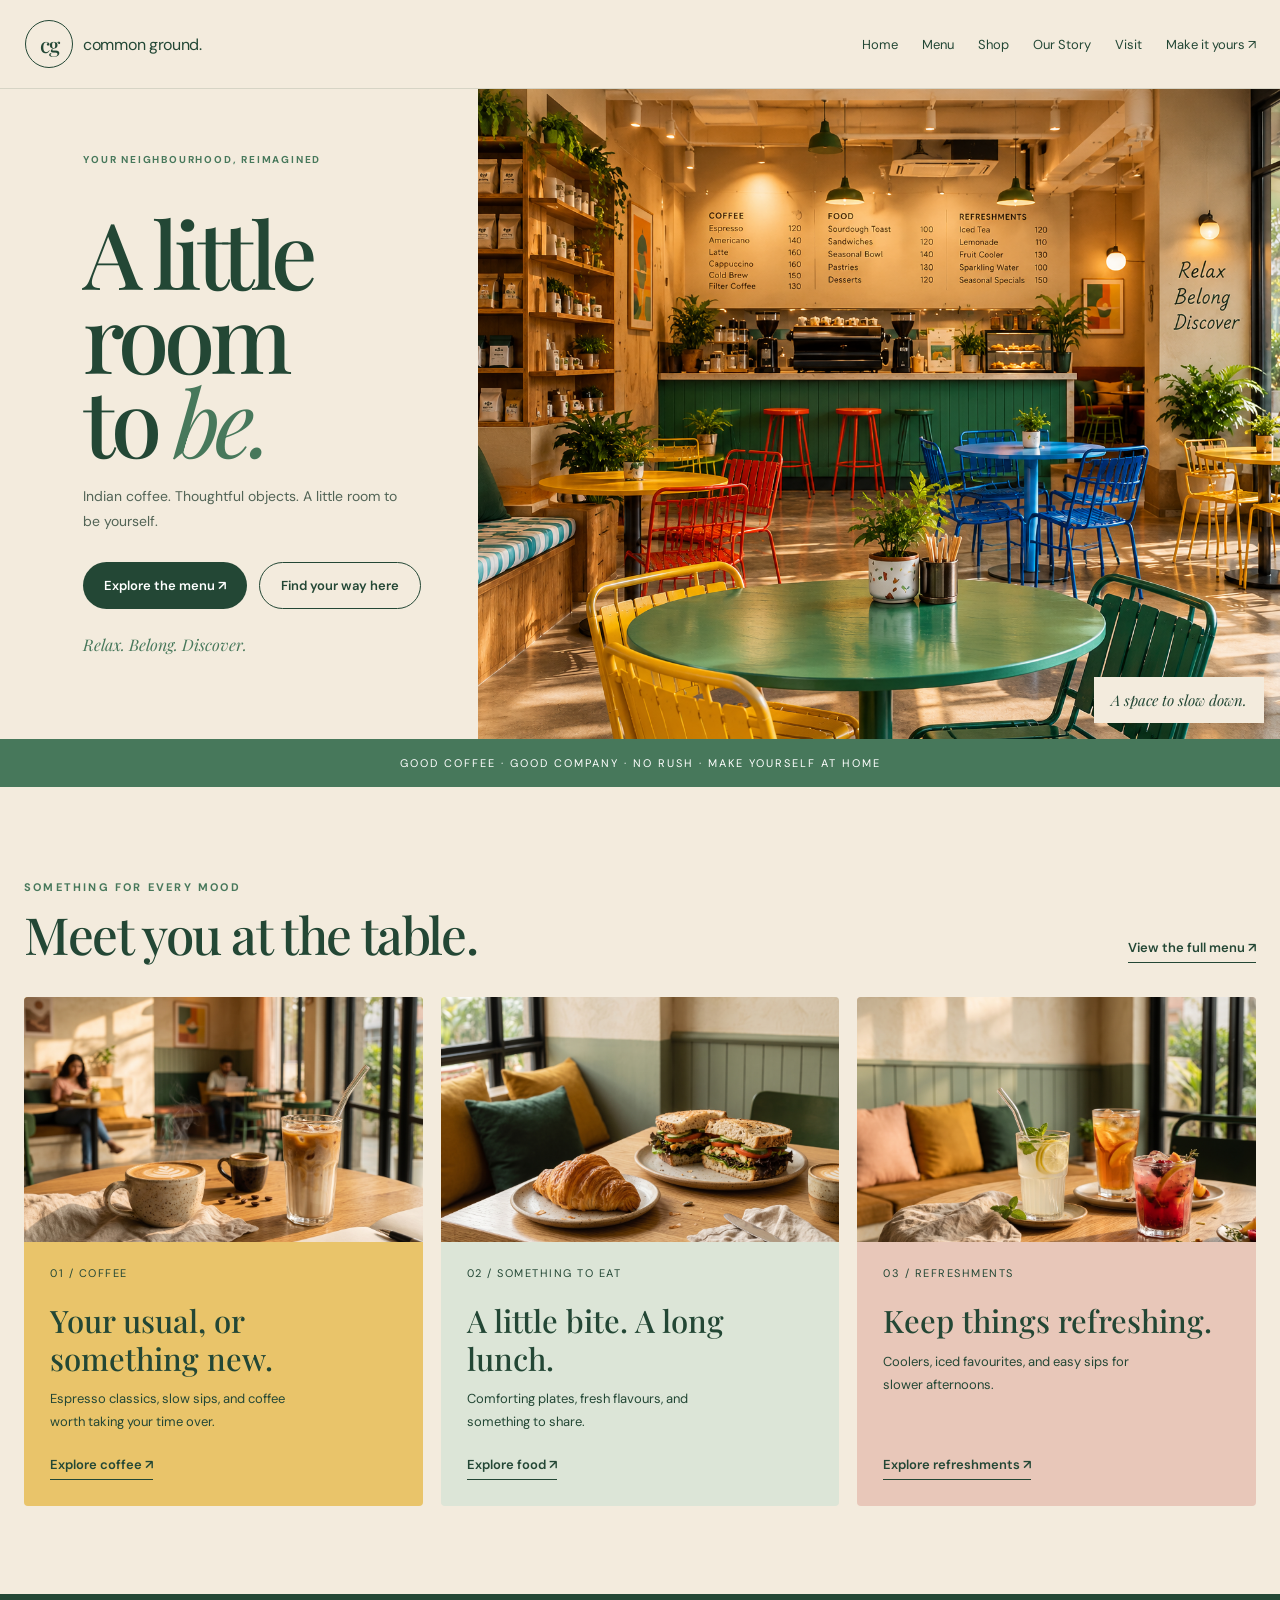
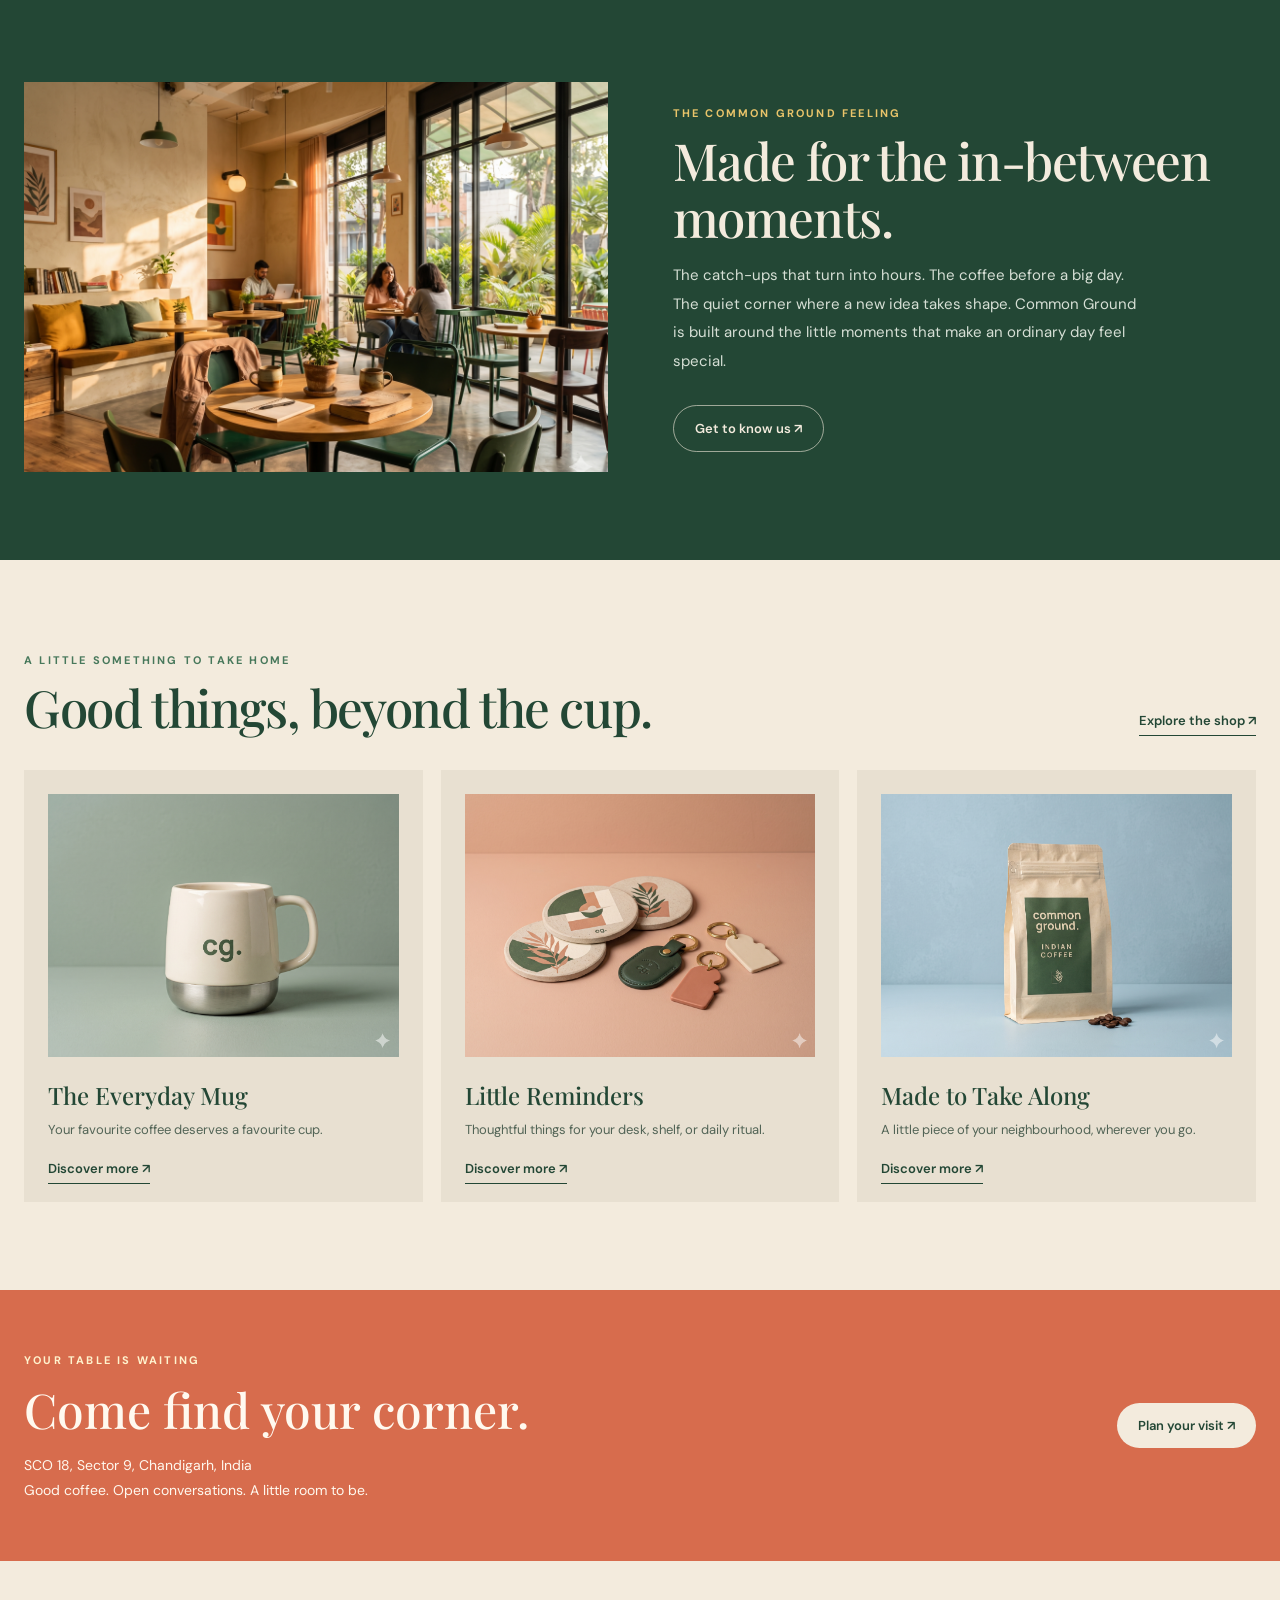
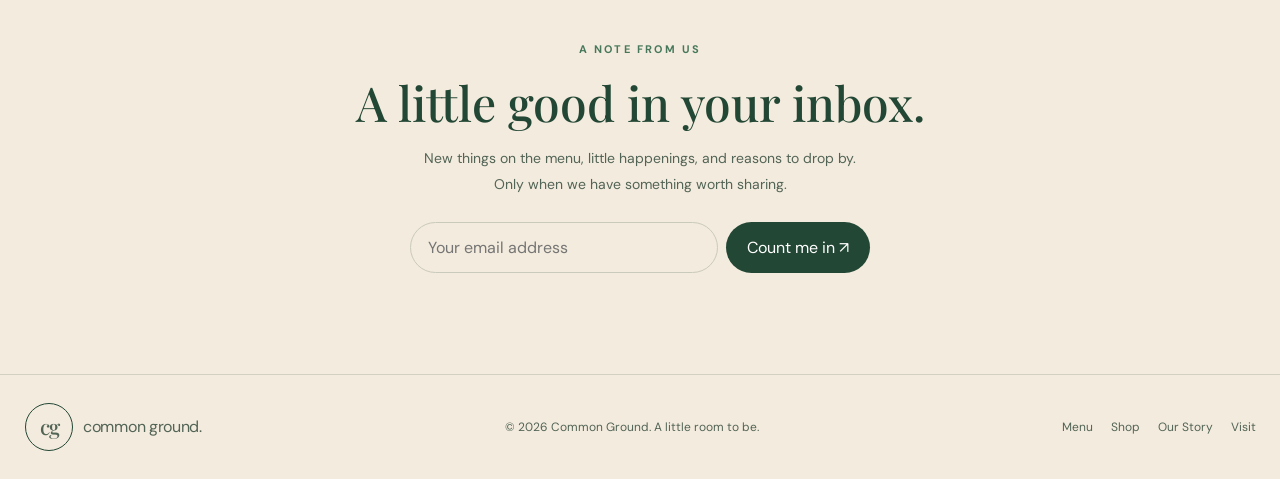
<file: index.html>
<!DOCTYPE html>
<html lang="en">
<head>
  <meta charset="UTF-8">
  <meta name="viewport" content="width=device-width, initial-scale=1.0">
  <meta name="theme-color" content="#F3EBDD">
  <meta name="description" content="Common Ground — a neighbourhood cafe to slow down, connect and discover. Coffee, good food and a little room to be.">
  <title>Common Ground | A little room to be.</title>

  <link rel="preconnect" href="https://fonts.googleapis.com">
  <link rel="preconnect" href="https://fonts.gstatic.com" crossorigin>
  <link href="https://fonts.googleapis.com/css2?family=DM+Sans:wght@400;500;600;700&family=Playfair+Display:wght@400;500;600;700&display=swap" rel="stylesheet">

  <style>
    :root {
      --cg-cream: #F3EBDD;
      --cg-green: #47785B;
      --cg-dark: #234735;
      --cg-orange: #D76C4D;
      --cg-yellow: #E9C46A;
      --cg-blue: #355C7D;
    }

    * {
      box-sizing: border-box;
    }

    html {
      scroll-behavior: smooth;
    }

    body {
      margin: 0;
      background: var(--cg-cream);
      color: var(--cg-dark);
      font-family: "DM Sans", sans-serif;
    }

    a {
      color: inherit;
      text-decoration: none;
    }

    img {
      display: block;
      max-width: 100%;
    }

    .cg-container {
      width: min(1320px, calc(100% - 48px));
      margin-inline: auto;
    }

    /* HEADER */

    .cg-header {
      position: relative;
      z-index: 10;
      background: var(--cg-cream);
      border-bottom: 1px solid rgba(35, 71, 53, .14);
    }

    .cg-nav {
      min-height: 88px;
      display: flex;
      align-items: center;
      justify-content: space-between;
      gap: 28px;
    }

    .cg-logo {
      display: inline-flex;
      align-items: center;
      gap: 11px;
      flex-shrink: 0;
    }

    .cg-logo-mark {
      width: 48px;
      height: 48px;
      border: 1.5px solid var(--cg-dark);
      border-radius: 50%;
      display: flex;
      align-items: center;
      justify-content: center;
      font-family: "Playfair Display", serif;
      font-size: 21px;
      font-weight: 500;
      line-height: 1;
      letter-spacing: -1.5px;
      flex-shrink: 0;
      transform: translateX(1px);
    }

    .cg-logo-name {
      font-size: 16px;
      letter-spacing: -.3px;
      white-space: nowrap;
    }

    .cg-links {
      display: flex;
      align-items: center;
      justify-content: flex-end;
      flex-wrap: wrap;
      gap: 24px;
      font-size: 13px;
    }

    .cg-links a:hover {
      color: var(--cg-orange);
    }

    .cg-nav-cta {
      background: transparent;
      color: var(--cg-dark) !important;
    }

    /* HERO */

    .cg-hero {
      padding: 0;
      min-height: 650px;
    }

    .cg-hero-grid {
      width: 100%;
      max-width: none;
      margin: 0;
      padding-left: max(6.5vw, 36px);
      display: grid;
      grid-template-columns: minmax(300px, .62fr) minmax(0, 1.38fr);
      align-items: stretch;
      gap: 34px;
    }

    .cg-hero-grid > div:first-child {
      align-self: center;
      padding: 44px 0 54px;
      max-width: 360px;
    }

    .cg-eyebrow {
      font-size: 11px;
      font-weight: 700;
      letter-spacing: 2.2px;
      text-transform: uppercase;
      color: var(--cg-green);
    }

    .cg-hero .cg-eyebrow {
      font-size: 10px;
      letter-spacing: 1.8px;
    }

    .cg-hero h1 {
      max-width: 330px;
      margin: 42px 0 22px;
      font-family: "Playfair Display", serif;
      font-size: clamp(76px, 7.2vw, 112px);
      font-weight: 500;
      line-height: .91;
      letter-spacing: -5px;
    }

    .cg-hero h1 em {
      color: var(--cg-green);
      font-weight: 400;
      white-space: nowrap;
    }

    .cg-hero-copy {
      max-width: 320px;
      color: #526456;
      font-size: 14px;
      line-height: 1.8;
    }

    .cg-actions {
      display: flex;
      flex-wrap: wrap;
      gap: 12px;
      margin-top: 28px;
    }

    .cg-button {
      display: inline-flex;
      justify-content: center;
      align-items: center;
      padding: 14px 21px;
      border-radius: 30px;
      font-size: 13px;
      font-weight: 600;
      transition: transform .2s ease, background .2s ease;
    }

    .cg-button:hover {
      transform: translateY(-2px);
    }

    .cg-button-primary {
      background: var(--cg-dark);
      color: white;
    }

    .cg-button-secondary {
      border: 1px solid var(--cg-dark);
    }

    .cg-hero-note {
      margin-top: 25px;
      font-family: "Playfair Display", serif;
      font-size: 16px;
      font-style: italic;
      color: var(--cg-green);
    }

    .cg-hero-image-wrap {
      position: relative;
      min-width: 0;
      min-height: 650px;
      overflow: hidden;
      background: #e4d3b7;
    }

    .cg-hero-image {
      width: 100%;
      height: 100%;
      min-height: 650px;
      object-fit: cover;
      object-position: center;
    }

    .cg-image-caption {
      position: absolute;
      right: 16px;
      bottom: 16px;
      background: var(--cg-cream);
      padding: 13px 17px;
      font-family: "Playfair Display", serif;
      font-size: 15px;
      font-style: italic;
    }

    /* IMAGE FALLBACK */

    .cg-image-fallback {
      display: none;
      width: 100%;
      height: 100%;
      min-height: inherit;
      padding: 30px;
      align-items: center;
      justify-content: center;
      text-align: center;
      background: #e8dfcf;
      color: var(--cg-dark);
      font-family: "Playfair Display", serif;
      font-size: 22px;
    }

    /* TICKER */

    .cg-ticker {
      overflow: hidden;
      background: var(--cg-green);
      color: white;
      padding: 17px 0;
      text-align: center;
      font-size: 11px;
      letter-spacing: 2px;
      text-transform: uppercase;
    }

    /* GENERAL SECTIONS */

    .cg-section {
      padding: 88px 0;
    }

    .cg-section-heading {
      display: flex;
      align-items: flex-end;
      justify-content: space-between;
      gap: 24px;
      margin-bottom: 34px;
    }

    .cg-section h2 {
      margin: 10px 0 0;
      font-family: "Playfair Display", serif;
      font-size: clamp(36px, 4vw, 53px);
      font-weight: 500;
      line-height: 1.12;
      letter-spacing: -1.4px;
    }

    .cg-text-link {
      padding-bottom: 6px;
      border-bottom: 1px solid currentColor;
      font-size: 13px;
      font-weight: 600;
      white-space: nowrap;
    }

    .cg-text-link:hover {
      color: var(--cg-orange);
    }

    /* MENU CARDS */

    .cg-menu-grid {
      display: grid;
      grid-template-columns: repeat(3, minmax(0, 1fr));
      gap: 18px;
    }

    .cg-menu-card {
      padding: 0 0 26px;
      border-radius: 4px;
      display: flex;
      flex-direction: column;
      overflow: hidden;
    }

    .cg-menu-card:nth-child(1) {
      background: #E9C46A;
    }

    .cg-menu-card:nth-child(2) {
      background: #DCE5D7;
    }

    .cg-menu-card:nth-child(3) {
      background: #E8C7B9;
    }

    .cg-menu-image {
      width: 100%;
      height: 245px;
      object-fit: cover;
      object-position: center;
      background: #e8dfcf;
    }

    .cg-menu-card-content {
      flex: 1;
      padding: 24px 26px 0;
      display: flex;
      flex-direction: column;
      align-items: flex-start;
    }

    .cg-card-number {
      margin-bottom: 22px;
      font-size: 11px;
      letter-spacing: 1.5px;
    }

    .cg-menu-card h3 {
      margin: 0 0 10px;
      font-family: "Playfair Display", serif;
      font-size: 31px;
      font-weight: 500;
      line-height: 1.2;
    }

    .cg-menu-card p {
      max-width: 260px;
      margin: 0 0 22px;
      font-size: 13px;
      line-height: 1.8;
    }

    .cg-menu-card .cg-text-link {
      margin-top: auto;
    }

    /* STORY */

    .cg-story {
      background: var(--cg-dark);
      color: var(--cg-cream);
    }

    .cg-story-grid {
      display: grid;
      grid-template-columns: 1fr 1fr;
      align-items: center;
      gap: 65px;
    }

    .cg-story-art {
      position: relative;
      min-height: 390px;
      padding: 0;
      display: block;
      overflow: hidden;
      background: var(--cg-yellow);
    }

    .cg-story-image {
      position: absolute;
      inset: 0;
      width: 100%;
      height: 100%;
      min-height: 390px;
      object-fit: cover;
      object-position: center;
    }

    .cg-story-copy p {
      max-width: 470px;
      color: #d6dfd5;
      font-size: 15px;
      line-height: 1.9;
    }

    .cg-story-copy .cg-button {
      margin-top: 15px;
      border: 1px solid rgba(243, 235, 221, .6);
    }

    /* SHOP PREVIEW */

    .cg-shop-grid {
      display: grid;
      grid-template-columns: repeat(3, minmax(0, 1fr));
      gap: 18px;
    }

    .cg-shop-card {
      padding: 24px;
      background: #E8E0D1;
    }

    .cg-shop-art {
      position: relative;
      width: 100%;
      aspect-ratio: 4 / 3;
      overflow: hidden;
      margin-bottom: 22px;
      background: #D8DFD0;
    }

    .cg-shop-art img {
      display: block;
      width: 100%;
      height: 100%;
      object-fit: cover;
      object-position: center;
      transition: transform .35s ease;
    }

    .cg-shop-card:hover .cg-shop-art img {
      transform: scale(1.04);
    }

    .cg-shop-art .cg-shop-fallback {
      display: none;
      position: absolute;
      inset: 0;
      align-items: center;
      justify-content: center;
      text-align: center;
      padding: 20px;
      font-family: "Playfair Display", serif;
      font-size: 22px;
      background: #D8DFD0;
      color: var(--cg-dark);
    }

    .cg-shop-card:nth-child(2) .cg-shop-art .cg-shop-fallback {
      background: #EAD7C8;
    }

    .cg-shop-card:nth-child(3) .cg-shop-art .cg-shop-fallback {
      background: #D9E2E8;
    }

    .cg-shop-card h3 {
      margin: 0 0 8px;
      font-family: "Playfair Display", serif;
      font-size: 24px;
      font-weight: 500;
    }

    .cg-shop-card p {
      margin: 0 0 16px;
      font-size: 13px;
      line-height: 1.7;
      color: #526456;
    }

    /* VISIT */

    .cg-visit {
      padding: 58px 0;
      background: var(--cg-orange);
      color: #fff9ef;
    }

    .cg-visit-grid {
      display: flex;
      justify-content: space-between;
      align-items: center;
      gap: 30px;
    }

    .cg-visit h2 {
      margin: 8px 0 12px;
      font-family: "Playfair Display", serif;
      font-size: clamp(34px, 4vw, 48px);
      font-weight: 500;
    }

    .cg-visit p {
      margin: 0;
      font-size: 14px;
      line-height: 1.8;
    }

    .cg-visit .cg-button {
      background: var(--cg-cream);
      color: var(--cg-dark);
      flex-shrink: 0;
    }

    /* NEWSLETTER */

    .cg-newsletter {
      padding: 76px 0;
      text-align: center;
    }

    .cg-newsletter h2 {
      margin: 12px 0;
      font-family: "Playfair Display", serif;
      font-size: clamp(35px, 4vw, 48px);
      font-weight: 500;
    }

    .cg-newsletter p {
      max-width: 460px;
      margin: 0 auto 25px;
      color: #526456;
      font-size: 14px;
      line-height: 1.8;
    }

    .cg-newsletter-form {
      display: flex;
      justify-content: center;
      gap: 8px;
      max-width: 460px;
      margin: auto;
    }

    .cg-newsletter-form input {
      flex: 1;
      min-width: 0;
      padding: 14px 17px;
      border: 1px solid #c9cabb;
      border-radius: 30px;
      background: transparent;
      font: inherit;
      outline-color: var(--cg-green);
    }

    .cg-newsletter-form button {
      border: 0;
      cursor: pointer;
      font: inherit;
    }

    /* FOOTER */

    .cg-footer {
      padding: 28px 0;
      border-top: 1px solid rgba(35, 71, 53, .16);
    }

    .cg-footer-inner {
      display: flex;
      justify-content: space-between;
      align-items: center;
      flex-wrap: wrap;
      gap: 20px;
      font-size: 12px;
      color: #526456;
    }

    .cg-footer-links {
      display: flex;
      flex-wrap: wrap;
      gap: 18px;
    }

    /* RESPONSIVE */

    @media (max-width: 900px) {
      .cg-nav {
        align-items: center;
        padding: 18px 0;
        flex-direction: row;
        flex-wrap: wrap;
      }

      .cg-links {
        justify-content: flex-start;
        gap: 14px;
      }

      .cg-hero {
        min-height: auto;
      }

      .cg-hero-grid {
        grid-template-columns: minmax(250px, .7fr) minmax(0, 1.3fr);
        padding-left: 28px;
        gap: 22px;
      }

      .cg-hero-grid > div:first-child {
        padding: 35px 0;
      }

      .cg-hero h1 {
        font-size: clamp(60px, 8vw, 82px);
        letter-spacing: -3px;
      }

      .cg-hero-image-wrap,
      .cg-hero-image {
        min-height: 520px;
      }

      .cg-story-grid {
        gap: 35px;
      }

      .cg-menu-image {
        height: 200px;
      }

      .cg-menu-card-content {
        padding: 22px 20px 0;
      }

      .cg-menu-card h3 {
        font-size: 27px;
      }
    }

    @media (max-width: 620px) {
      .cg-container {
        width: min(100% - 32px, 1180px);
      }

      .cg-logo-mark {
        width: 42px;
        height: 42px;
      }

      .cg-logo-name {
        font-size: 21px;
      }

      .cg-nav {
        align-items: flex-start;
        flex-direction: column;
        gap: 14px;
      }

      .cg-links {
        gap: 12px 16px;
        font-size: 12px;
      }

      .cg-nav-cta {
        padding: 9px 13px;
      }

      .cg-hero {
        padding: 0;
      }

      .cg-hero-grid {
        display: flex;
        flex-direction: column;
        padding: 0;
        gap: 0;
      }

      .cg-hero-grid > div:first-child {
        padding: 42px 24px 35px;
        max-width: none;
      }

      .cg-hero h1 {
        max-width: 300px;
        margin: 28px 0 20px;
        font-size: clamp(64px, 15vw, 88px);
        letter-spacing: -3px;
      }

      .cg-hero-image-wrap,
      .cg-hero-image {
        min-height: 360px;
        height: 360px;
      }

      .cg-section {
        padding: 60px 0;
      }

      .cg-section-heading {
        align-items: flex-start;
        flex-direction: column;
      }

      .cg-menu-grid,
      .cg-shop-grid,
      .cg-story-grid {
        grid-template-columns: 1fr;
      }

      .cg-menu-image {
        height: 245px;
      }

      .cg-menu-card-content {
        padding: 24px 24px 0;
      }

      .cg-menu-card h3 {
        font-size: 31px;
      }

      .cg-story-art {
        min-height: 300px;
      }

      .cg-story-image {
        min-height: 300px;
      }

      .cg-visit-grid {
        align-items: flex-start;
        flex-direction: column;
      }

      .cg-newsletter-form {
        flex-direction: column;
      }

      .cg-newsletter-form .cg-button {
        width: 100%;
      }
    }
  </style>
</head>

<body>
  <header class="cg-header">
    <div class="cg-container cg-nav">
      <a class="cg-logo" href="index.html" aria-label="Common Ground home">
        <span class="cg-logo-mark">cg</span>
        <span class="cg-logo-name">common ground.</span>
      </a>

      <nav class="cg-links" aria-label="Main navigation">
        <a href="index.html">Home</a>
        <a href="menu.html">Menu</a>
        <a href="shop.html">Shop</a>
        <a href="story.html">Our Story</a>
        <a href="visit.html">Visit</a>
        <a class="cg-nav-cta" href="customise.html">Make it yours ↗</a>
      </nav>
    </div>
  </header>

  <main>
    <!-- HERO -->
    <section class="cg-hero">
      <div class="cg-container cg-hero-grid">
        <div>
          <span class="cg-eyebrow">Your neighbourhood, reimagined</span>

          <h1>A little<br>room<br>to <em>be.</em></h1>

          <p class="cg-hero-copy">
            Indian coffee. Thoughtful objects. A little room to be yourself.
          </p>

          <div class="cg-actions">
            <a class="cg-button cg-button-primary" href="menu.html">
              Explore the menu ↗
            </a>
            <a class="cg-button cg-button-secondary" href="visit.html">
              Find your way here
            </a>
          </div>

          <p class="cg-hero-note">Relax. Belong. Discover.</p>
        </div>

        <div class="cg-hero-image-wrap">
          <img
            class="cg-hero-image"
            src="assets/cafe-interior.png"
            alt="The warm, colourful interior of Common Ground cafe"
            fetchpriority="high"
            onerror="this.style.display='none'; this.nextElementSibling.style.display='flex';"
          >
          <div class="cg-image-fallback">
            Common Ground.<br>A space to slow down.
          </div>
          <div class="cg-image-caption">A space to slow down.</div>
        </div>
      </div>
    </section>

    <div class="cg-ticker">
      Good coffee · Good company · No rush · Make yourself at home
    </div>

    <!-- MENU PREVIEW -->
    <section class="cg-section">
      <div class="cg-container">
        <div class="cg-section-heading">
          <div>
            <span class="cg-eyebrow">Something for every mood</span>
            <h2>Meet you at the table.</h2>
          </div>
          <a class="cg-text-link" href="menu.html">View the full menu ↗</a>
        </div>

        <div class="cg-menu-grid">
          <article class="cg-menu-card">
            <img
              class="cg-menu-image"
              src="assets/coffee-card.png"
              alt="Hot and iced coffee drinks at Common Ground"
              loading="lazy"
              onerror="this.style.visibility='hidden';"
            >
            <div class="cg-menu-card-content">
              <span class="cg-card-number">01 / COFFEE</span>
              <h3>Your usual, or something new.</h3>
              <p>Espresso classics, slow sips, and coffee worth taking your time over.</p>
              <a class="cg-text-link" href="menu.html">Explore coffee ↗</a>
            </div>
          </article>

          <article class="cg-menu-card">
            <img
              class="cg-menu-image"
              src="assets/food-card.png"
              alt="Fresh croissant and sandwich served at Common Ground"
              loading="lazy"
              onerror="this.style.visibility='hidden';"
            >
            <div class="cg-menu-card-content">
              <span class="cg-card-number">02 / SOMETHING TO EAT</span>
              <h3>A little bite. A long lunch.</h3>
              <p>Comforting plates, fresh flavours, and something to share.</p>
              <a class="cg-text-link" href="menu.html">Explore food ↗</a>
            </div>
          </article>

          <article class="cg-menu-card">
            <img
              class="cg-menu-image"
              src="assets/refreshments-card.png"
              alt="Refreshing lemonade, iced tea and fruit cooler"
              loading="lazy"
              onerror="this.style.visibility='hidden';"
            >
            <div class="cg-menu-card-content">
              <span class="cg-card-number">03 / REFRESHMENTS</span>
              <h3>Keep things refreshing.</h3>
              <p>Coolers, iced favourites, and easy sips for slower afternoons.</p>
              <a class="cg-text-link" href="menu.html">Explore refreshments ↗</a>
            </div>
          </article>
        </div>
      </div>
    </section>

    <!-- THE COMMON GROUND FEELING -->
    <section class="cg-section cg-story">
      <div class="cg-container cg-story-grid">
        <div class="cg-story-art">
          <img
            class="cg-story-image"
            src="assets/cafe-feeling.png"
            alt="The welcoming interior and relaxed atmosphere of Common Ground"
            loading="lazy"
            onerror="this.style.display='none';"
          >
        </div>

        <div class="cg-story-copy">
          <span class="cg-eyebrow" style="color:#E9C46A;">The Common Ground feeling</span>
          <h2>Made for the in-between moments.</h2>
          <p>
            The catch-ups that turn into hours. The coffee before a big day.
            The quiet corner where a new idea takes shape. Common Ground is
            built around the little moments that make an ordinary day feel special.
          </p>
          <a class="cg-button" href="story.html">Get to know us ↗</a>
        </div>
      </div>
    </section>

    <!-- SHOP PREVIEW WITH YOUR PRODUCT PHOTOS -->
    <section class="cg-section">
      <div class="cg-container">
        <div class="cg-section-heading">
          <div>
            <span class="cg-eyebrow">A little something to take home</span>
            <h2>Good things, beyond the cup.</h2>
          </div>
          <a class="cg-text-link" href="shop.html">Explore the shop ↗</a>
        </div>

        <div class="cg-shop-grid">
          <article class="cg-shop-card">
            <div class="cg-shop-art">
              <img
                src="assets/home-mug.png"
                alt="The Everyday Mug by Common Ground"
                loading="lazy"
                onerror="this.style.display='none'; this.nextElementSibling.style.display='flex';"
              >
              <div class="cg-shop-fallback">The Everyday Mug</div>
            </div>
            <h3>The Everyday Mug</h3>
            <p>Your favourite coffee deserves a favourite cup.</p>
            <a class="cg-text-link" href="shop.html">Discover more ↗</a>
          </article>

          <article class="cg-shop-card">
            <div class="cg-shop-art">
              <img
                src="assets/home-reminders.png"
                alt="Little Reminders collection of coasters and keychains"
                loading="lazy"
                onerror="this.style.display='none'; this.nextElementSibling.style.display='flex';"
              >
              <div class="cg-shop-fallback">Little Reminders</div>
            </div>
            <h3>Little Reminders</h3>
            <p>Thoughtful things for your desk, shelf, or daily ritual.</p>
            <a class="cg-text-link" href="shop.html">Discover more ↗</a>
          </article>

          <article class="cg-shop-card">
            <div class="cg-shop-art">
              <img
                src="assets/home-coffee.png"
                alt="Common Ground coffee to enjoy at home"
                loading="lazy"
                onerror="this.style.display='none'; this.nextElementSibling.style.display='flex';"
              >
              <div class="cg-shop-fallback">Common Ground Coffee</div>
            </div>
            <h3>Made to Take Along</h3>
            <p>A little piece of your neighbourhood, wherever you go.</p>
            <a class="cg-text-link" href="shop.html">Discover more ↗</a>
          </article>
        </div>
      </div>
    </section>

    <!-- VISIT -->
    <section class="cg-visit">
      <div class="cg-container cg-visit-grid">
        <div>
          <span class="cg-eyebrow" style="color:#fff3ce;">Your table is waiting</span>
          <h2>Come find your corner.</h2>
          <p>SCO 18, Sector 9, Chandigarh, India</p>
          <p>Good coffee. Open conversations. A little room to be.</p>
        </div>
        <a class="cg-button" href="visit.html">Plan your visit ↗</a>
      </div>
    </section>

    <!-- NEWSLETTER -->
    <section class="cg-newsletter">
      <div class="cg-container">
        <span class="cg-eyebrow">A note from us</span>
        <h2>A little good in your inbox.</h2>
        <p>
          New things on the menu, little happenings, and reasons to drop by.
          Only when we have something worth sharing.
        </p>

        <form class="cg-newsletter-form" id="cg-newsletter-form">
          <input
            type="email"
            name="email"
            placeholder="Your email address"
            aria-label="Your email address"
            required
          >
          <button class="cg-button cg-button-primary" type="submit">
            Count me in ↗
          </button>
        </form>

        <p id="cg-newsletter-message" role="status" style="margin-top:14px;"></p>
      </div>
    </section>
  </main>

  <!-- FOOTER -->
  <footer class="cg-footer">
    <div class="cg-container cg-footer-inner">
      <a class="cg-logo" href="index.html">
        <span class="cg-logo-mark">cg</span>
        <span class="cg-logo-name">common ground.</span>
      </a>

      <span>© <span id="cg-year"></span> Common Ground. A little room to be.</span>

      <nav class="cg-footer-links" aria-label="Footer navigation">
        <a href="menu.html">Menu</a>
        <a href="shop.html">Shop</a>
        <a href="story.html">Our Story</a>
        <a href="visit.html">Visit</a>
      </nav>
    </div>
  </footer>

  <script>
    document.getElementById("cg-year").textContent =
      new Date().getFullYear();

    // Demo form only. Newsletter sign-ups are not connected to a service yet.
    document.getElementById("cg-newsletter-form").addEventListener(
      "submit",
      function(event) {
        event.preventDefault();

        document.getElementById("cg-newsletter-message").textContent =
          "Thanks for stopping by! Newsletter sign-ups are not connected yet.";

        this.reset();
      }
    );
  </script>
</body>
</html>
</file>
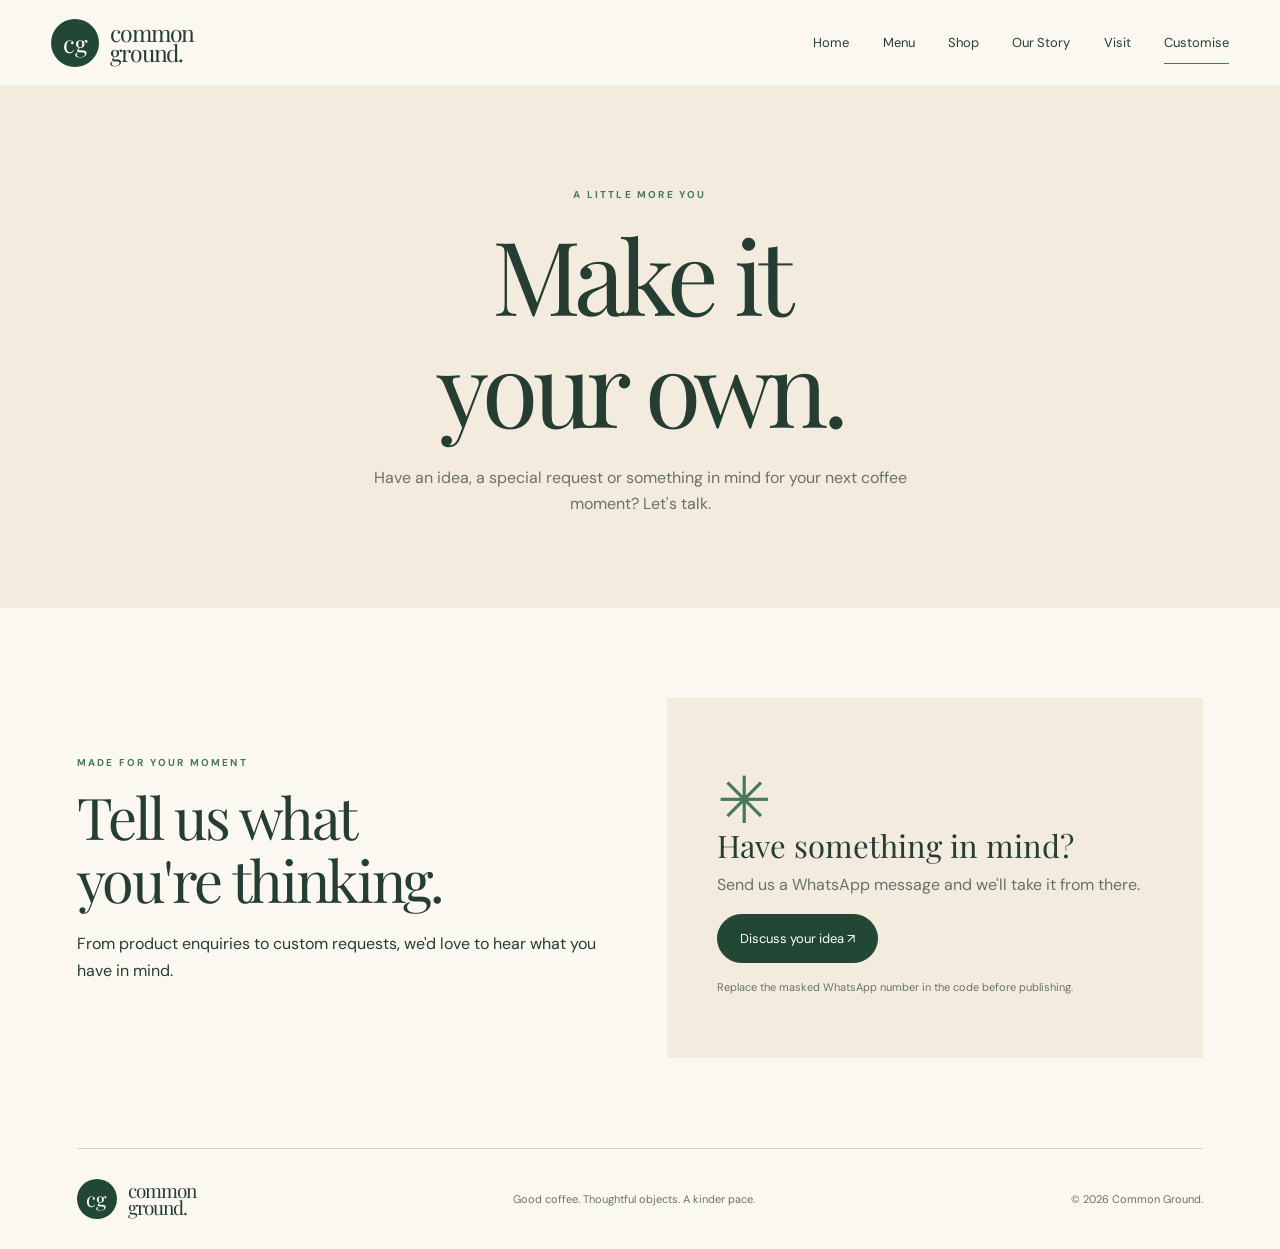
<file: customise.html>
<!DOCTYPE html>
<html lang="en">
<head>
  <meta charset="UTF-8"><meta name="viewport" content="width=device-width, initial-scale=1.0">
  <title>Customise | Common Ground</title>
  <link href="https://fonts.googleapis.com/css2?family=DM+Sans:wght@400;500;600;700&family=Playfair+Display:wght@400;500;600&display=swap" rel="stylesheet">
  <link rel="stylesheet" href="style.css">
</head>
<body>
<header class="site-header"><div class="header-inner">
  <a class="logo" href="index.html"><span class="logo-mark">cg</span><span class="logo-text">common<br>ground.</span></a>
  <button class="menu-toggle" aria-label="Open navigation" aria-expanded="false">☰</button>
  <nav class="nav-links"><a href="index.html">Home</a><a href="menu.html">Menu</a><a href="shop.html">Shop</a><a href="story.html">Our Story</a><a href="visit.html">Visit</a><a class="active" href="customise.html">Customise</a></nav>
</div></header>
<main>
  <section class="page-hero"><p class="eyebrow">A LITTLE MORE YOU</p><h1>Make it<br>your own.</h1><p>Have an idea, a special request or something in mind for your next coffee moment? Let's talk.</p></section>
  <section class="section customise-content">
    <div><p class="eyebrow">MADE FOR YOUR MOMENT</p><h2>Tell us what<br>you're thinking.</h2><p>From product enquiries to custom requests, we'd love to hear what you have in mind.</p></div>
    <div class="customise-card"><span class="product-symbol">✳</span><h3>Have something in mind?</h3><p>Send us a WhatsApp message and we'll take it from there.</p><a class="button" href="https://wa.me/919xxxxxxxx9?text=Hi%20Common%20Ground%2C%20I%20have%20a%20custom%20request." target="_blank" rel="noopener noreferrer">Discuss your idea ↗</a><p class="small-note">Replace the masked WhatsApp number in the code before publishing.</p></div>
  </section>
</main>
<footer class="site-footer"><a class="logo footer-logo" href="index.html"><span class="logo-mark">cg</span><span class="logo-text">common<br>ground.</span></a><p>Good coffee. Thoughtful objects. A kinder pace.</p><p>© <span class="year"></span> Common Ground.</p></footer>
<script src="script.js"></script>
</body>
</html>
</file>
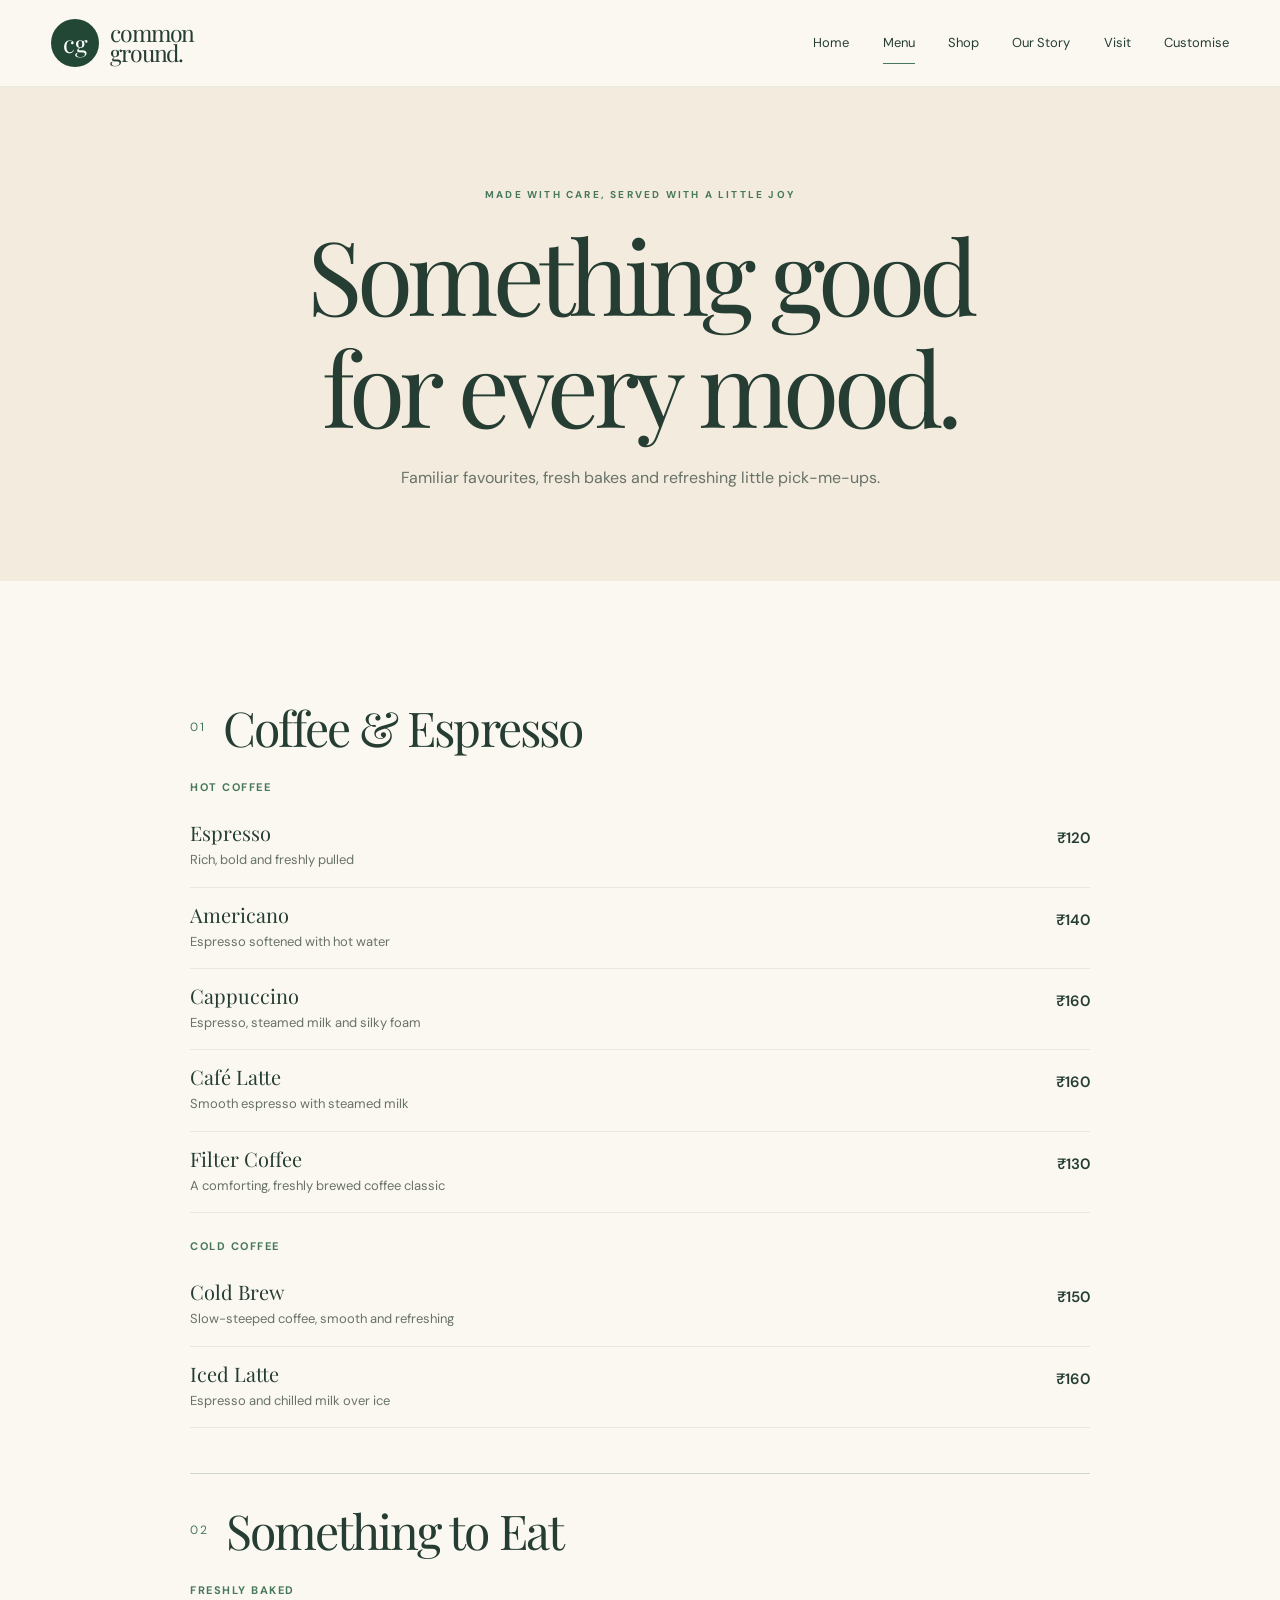
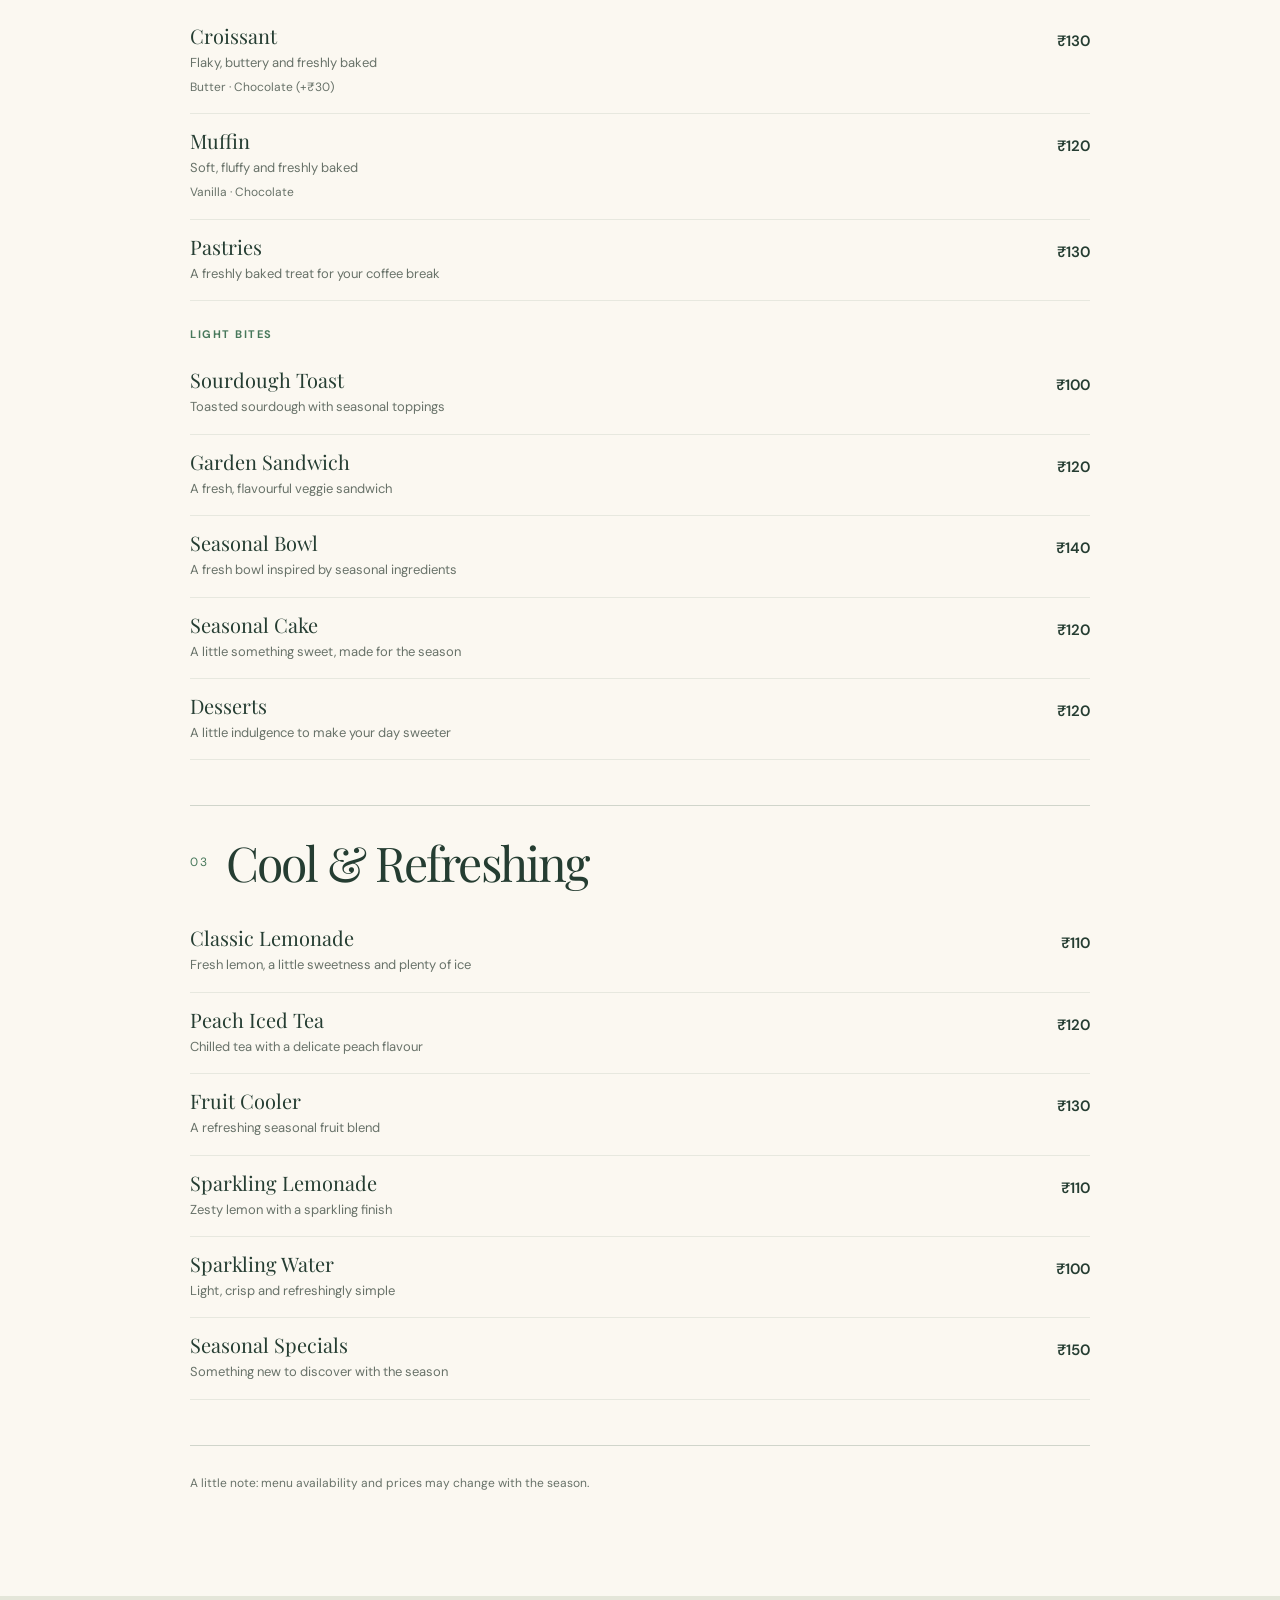
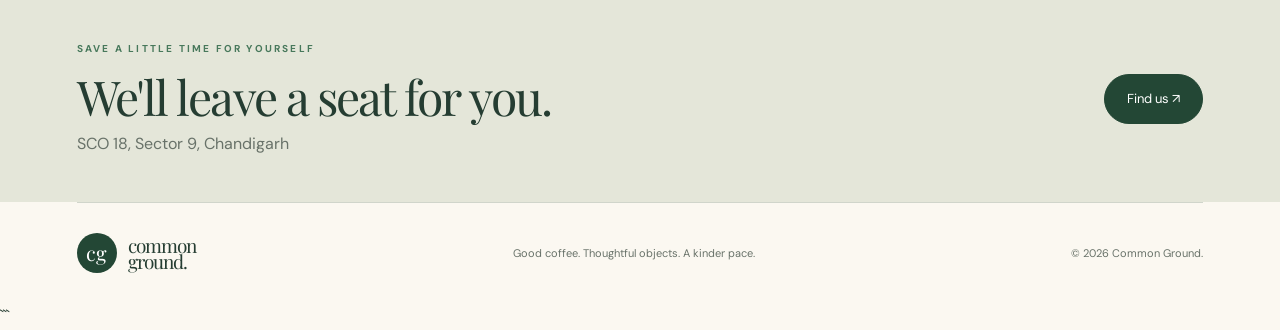
<file: menu.html>
<!DOCTYPE html>
<html lang="en">
<head>
  <meta charset="UTF-8">
  <meta name="viewport" content="width=device-width, initial-scale=1.0">
  <title>Menu | Common Ground</title>
  <link href="https://fonts.googleapis.com/css2?family=DM+Sans:wght@400;500;600;700&family=Playfair+Display:wght@400;500;600&display=swap" rel="stylesheet">
  <link rel="stylesheet" href="style.css">
</head>
<body>
<header class="site-header">
  <div class="header-inner">
    <a class="logo" href="index.html"><span class="logo-mark">cg</span><span class="logo-text">common<br>ground.</span></a>
    <button class="menu-toggle" aria-label="Open navigation" aria-expanded="false">☰</button>
    <nav class="nav-links">
      <a href="index.html">Home</a><a class="active" href="menu.html">Menu</a><a href="shop.html">Shop</a><a href="story.html">Our Story</a><a href="visit.html">Visit</a><a href="customise.html">Customise</a>
    </nav>
  </div>
</header>

<main>
  <section class="page-hero">
    <p class="eyebrow">MADE WITH CARE, SERVED WITH A LITTLE JOY</p>
    <h1>Something good<br>for every mood.</h1>
    <p>Familiar favourites, fresh bakes and refreshing little pick-me-ups.</p>
  </section>

  <section class="menu-page section">
    <div class="menu-category">
      <div class="menu-category-heading"><span class="menu-number">01</span><h2>Coffee & Espresso</h2></div>
      <p class="menu-subheading">Hot Coffee</p>

      <div class="menu-item"><div><h3>Espresso</h3><p>Rich, bold and freshly pulled</p></div><strong>₹120</strong></div>
      <div class="menu-item"><div><h3>Americano</h3><p>Espresso softened with hot water</p></div><strong>₹140</strong></div>
      <div class="menu-item"><div><h3>Cappuccino</h3><p>Espresso, steamed milk and silky foam</p></div><strong>₹160</strong></div>
      <div class="menu-item"><div><h3>Café Latte</h3><p>Smooth espresso with steamed milk</p></div><strong>₹160</strong></div>
      <div class="menu-item"><div><h3>Filter Coffee</h3><p>A comforting, freshly brewed coffee classic</p></div><strong>₹130</strong></div>

      <p class="menu-subheading">Cold Coffee</p>
      <div class="menu-item"><div><h3>Cold Brew</h3><p>Slow-steeped coffee, smooth and refreshing</p></div><strong>₹150</strong></div>
      <div class="menu-item"><div><h3>Iced Latte</h3><p>Espresso and chilled milk over ice</p></div><strong>₹160</strong></div>
    </div>

    <div class="menu-category">
      <div class="menu-category-heading"><span class="menu-number">02</span><h2>Something to Eat</h2></div>
      <p class="menu-subheading">Freshly Baked</p>

      <div class="menu-item"><div><h3>Croissant</h3><p>Flaky, buttery and freshly baked</p><p class="menu-options">Butter · Chocolate (+₹30)</p></div><strong>₹130</strong></div>
      <div class="menu-item"><div><h3>Muffin</h3><p>Soft, fluffy and freshly baked</p><p class="menu-options">Vanilla · Chocolate</p></div><strong>₹120</strong></div>
      <div class="menu-item"><div><h3>Pastries</h3><p>A freshly baked treat for your coffee break</p></div><strong>₹130</strong></div>

      <p class="menu-subheading">Light Bites</p>
      <div class="menu-item"><div><h3>Sourdough Toast</h3><p>Toasted sourdough with seasonal toppings</p></div><strong>₹100</strong></div>
      <div class="menu-item"><div><h3>Garden Sandwich</h3><p>A fresh, flavourful veggie sandwich</p></div><strong>₹120</strong></div>
      <div class="menu-item"><div><h3>Seasonal Bowl</h3><p>A fresh bowl inspired by seasonal ingredients</p></div><strong>₹140</strong></div>
      <div class="menu-item"><div><h3>Seasonal Cake</h3><p>A little something sweet, made for the season</p></div><strong>₹120</strong></div>
      <div class="menu-item"><div><h3>Desserts</h3><p>A little indulgence to make your day sweeter</p></div><strong>₹120</strong></div>
    </div>

    <div class="menu-category">
      <div class="menu-category-heading"><span class="menu-number">03</span><h2>Cool & Refreshing</h2></div>

      <div class="menu-item"><div><h3>Classic Lemonade</h3><p>Fresh lemon, a little sweetness and plenty of ice</p></div><strong>₹110</strong></div>
      <div class="menu-item"><div><h3>Peach Iced Tea</h3><p>Chilled tea with a delicate peach flavour</p></div><strong>₹120</strong></div>
      <div class="menu-item"><div><h3>Fruit Cooler</h3><p>A refreshing seasonal fruit blend</p></div><strong>₹130</strong></div>
      <div class="menu-item"><div><h3>Sparkling Lemonade</h3><p>Zesty lemon with a sparkling finish</p></div><strong>₹110</strong></div>
      <div class="menu-item"><div><h3>Sparkling Water</h3><p>Light, crisp and refreshingly simple</p></div><strong>₹100</strong></div>
      <div class="menu-item"><div><h3>Seasonal Specials</h3><p>Something new to discover with the season</p></div><strong>₹150</strong></div>
    </div>

    <p class="menu-note">A little note: menu availability and prices may change with the season.</p>
  </section>

  <section class="visit-strip">
    <div><p class="eyebrow">SAVE A LITTLE TIME FOR YOURSELF</p><h2>We'll leave a seat for you.</h2><p>SCO 18, Sector 9, Chandigarh</p></div>
    <a class="button" href="visit.html">Find us ↗</a>
  </section>
</main>

<footer class="site-footer">
  <a class="logo footer-logo" href="index.html"><span class="logo-mark">cg</span><span class="logo-text">common<br>ground.</span></a>
  <p>Good coffee. Thoughtful objects. A kinder pace.</p><p>© <span class="year"></span> Common Ground.</p>
</footer>
<script src="script.js"></script>
</body>
</html>
```
</file>
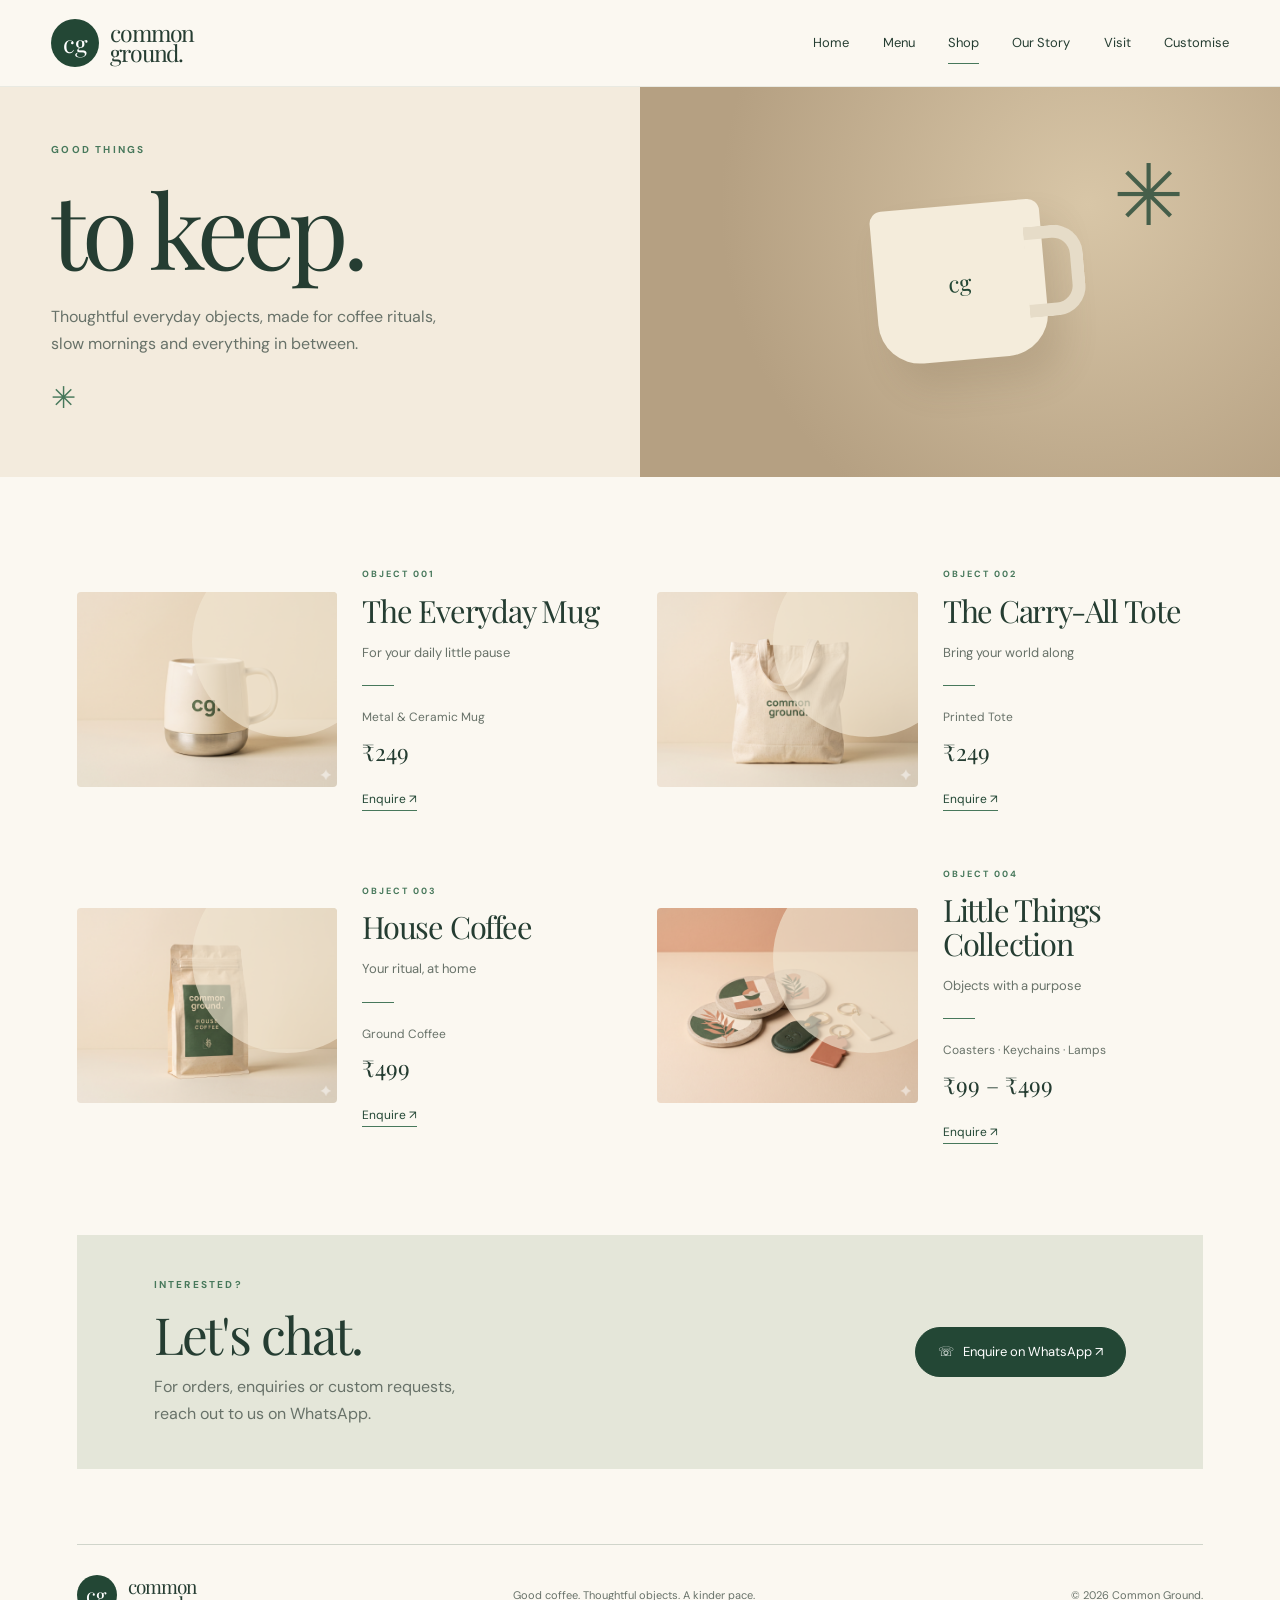
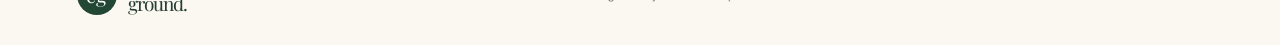
<file: shop.html>
<!DOCTYPE html>
<html lang="en">
<head>
  <meta charset="UTF-8">
  <meta name="viewport" content="width=device-width, initial-scale=1.0">
  <title>Shop | Common Ground</title>

  <link href="https://fonts.googleapis.com/css2?family=DM+Sans:wght@400;500;600;700&family=Playfair+Display:wght@400;500;600&display=swap" rel="stylesheet">
  <link rel="stylesheet" href="style.css">

  <style>
    .product-art {
      width: 100%;
      min-height: 0;
      aspect-ratio: 4 / 3;
      overflow: hidden;
      background: #f2eee5;
      border-radius: 4px;
    }

    .product-art .product-photo {
      display: block;
      width: 100%;
      height: 100%;
      aspect-ratio: 4 / 3;
      object-fit: cover;
      object-position: center;
    }
  </style>
</head>

<body>
<header class="site-header">
  <div class="header-inner">
    <a class="logo" href="index.html">
      <span class="logo-mark">cg</span>
      <span class="logo-text">common<br>ground.</span>
    </a>

    <button class="menu-toggle" aria-label="Open navigation" aria-expanded="false">☰</button>

    <nav class="nav-links">
      <a href="index.html">Home</a>
      <a href="menu.html">Menu</a>
      <a class="active" href="shop.html">Shop</a>
      <a href="story.html">Our Story</a>
      <a href="visit.html">Visit</a>
      <a href="customise.html">Customise</a>
    </nav>
  </div>
</header>

<main>
  <section class="shop-hero">
    <div class="shop-hero-copy">
      <p class="eyebrow">GOOD THINGS</p>
      <h1>to keep.</h1>
      <p>Thoughtful everyday objects, made for coffee rituals, slow mornings and everything in between.</p>
      <span class="hero-star">✳</span>
    </div>

    <div class="shop-hero-art" aria-hidden="true">
      <span class="hero-cup">cg</span>
      <span class="hero-leaf">✳</span>
    </div>
  </section>

  <section class="shop-products section">

    <article class="shop-product">
      <div class="product-art mug-art">
        <img
          class="product-photo"
          src="assets/everyday-mug.png"
          alt="The Everyday Mug by Common Ground"
          loading="lazy"
        >
      </div>

      <div class="product-info">
        <p class="eyebrow">OBJECT 001</p>
        <h2>The Everyday Mug</h2>
        <p>For your daily little pause</p>
        <span class="product-rule"></span>
        <p class="product-detail">Metal &amp; Ceramic Mug</p>
        <p class="product-price">₹249</p>
        <a
          class="product-enquire"
          href="https://wa.me/919xxxxxxxx9?text=Hi%20Common%20Ground%2C%20I%27m%20interested%20in%20The%20Everyday%20Mug."
          target="_blank"
          rel="noopener noreferrer"
        >Enquire ↗</a>
      </div>
    </article>

    <article class="shop-product">
      <div class="product-art tote-art">
        <img
          class="product-photo"
          src="assets/carry-all-tote.png"
          alt="The Carry-All Tote by Common Ground"
          loading="lazy"
        >
      </div>

      <div class="product-info">
        <p class="eyebrow">OBJECT 002</p>
        <h2>The Carry-All Tote</h2>
        <p>Bring your world along</p>
        <span class="product-rule"></span>
        <p class="product-detail">Printed Tote</p>
        <p class="product-price">₹249</p>
        <a
          class="product-enquire"
          href="https://wa.me/919xxxxxxxx9?text=Hi%20Common%20Ground%2C%20I%27m%20interested%20in%20The%20Carry-All%20Tote."
          target="_blank"
          rel="noopener noreferrer"
        >Enquire ↗</a>
      </div>
    </article>

    <article class="shop-product">
      <div class="product-art coffee-art">
        <img
          class="product-photo"
          src="assets/house-coffee.png"
          alt="Common Ground House Coffee"
          loading="lazy"
        >
      </div>

      <div class="product-info">
        <p class="eyebrow">OBJECT 003</p>
        <h2>House Coffee</h2>
        <p>Your ritual, at home</p>
        <span class="product-rule"></span>
        <p class="product-detail">Ground Coffee</p>
        <p class="product-price">₹499</p>
        <a
          class="product-enquire"
          href="https://wa.me/919xxxxxxxx9?text=Hi%20Common%20Ground%2C%20I%27m%20interested%20in%20House%20Coffee."
          target="_blank"
          rel="noopener noreferrer"
        >Enquire ↗</a>
      </div>
    </article>

    <article class="shop-product">
      <div class="product-art little-art">
        <img
          class="product-photo"
          src="assets/little-things.png"
          alt="Common Ground Little Things Collection"
          loading="lazy"
        >
      </div>

      <div class="product-info">
        <p class="eyebrow">OBJECT 004</p>
        <h2>Little Things Collection</h2>
        <p>Objects with a purpose</p>
        <span class="product-rule"></span>
        <p class="product-detail">Coasters · Keychains · Lamps</p>
        <p class="product-price">₹99 – ₹499</p>
        <a
          class="product-enquire"
          href="https://wa.me/919xxxxxxxx9?text=Hi%20Common%20Ground%2C%20I%27d%20like%20to%20enquire%20about%20the%20Little%20Things%20Collection."
          target="_blank"
          rel="noopener noreferrer"
        >Enquire ↗</a>
      </div>
    </article>

  </section>

  <section class="shop-contact">
    <div>
      <p class="eyebrow">INTERESTED?</p>
      <h2>Let's chat.</h2>
      <p>For orders, enquiries or custom requests,<br>reach out to us on WhatsApp.</p>
    </div>

    <a
      class="button whatsapp-button"
      href="https://wa.me/919xxxxxxxx9?text=Hi%20Common%20Ground%2C%20I%27d%20like%20to%20enquire%20about%20your%20shop."
      target="_blank"
      rel="noopener noreferrer"
    >☏ &nbsp; Enquire on WhatsApp ↗</a>
  </section>
</main>

<footer class="site-footer">
  <a class="logo footer-logo" href="index.html">
    <span class="logo-mark">cg</span>
    <span class="logo-text">common<br>ground.</span>
  </a>

  <p>Good coffee. Thoughtful objects. A kinder pace.</p>
  <p>© <span class="year"></span> Common Ground.</p>
</footer>

<script src="script.js"></script>
</body>
</html>
</file>
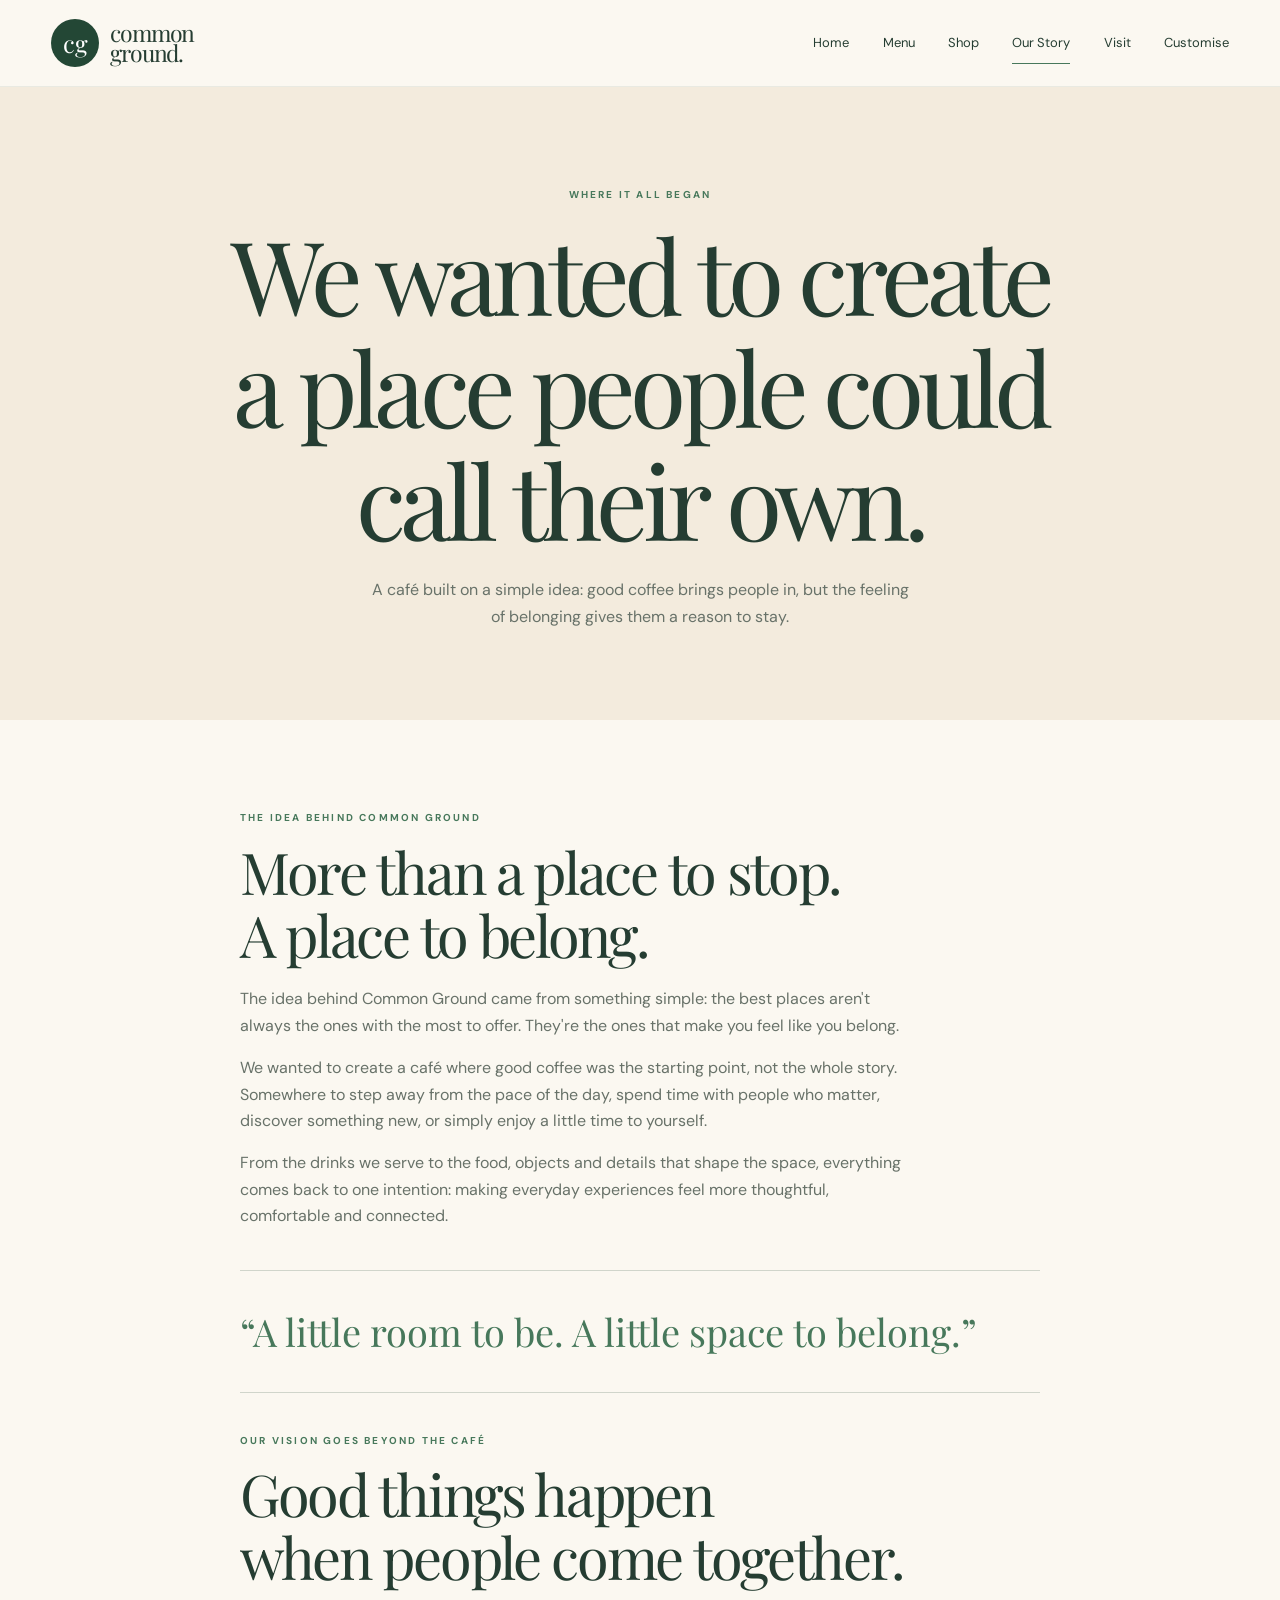
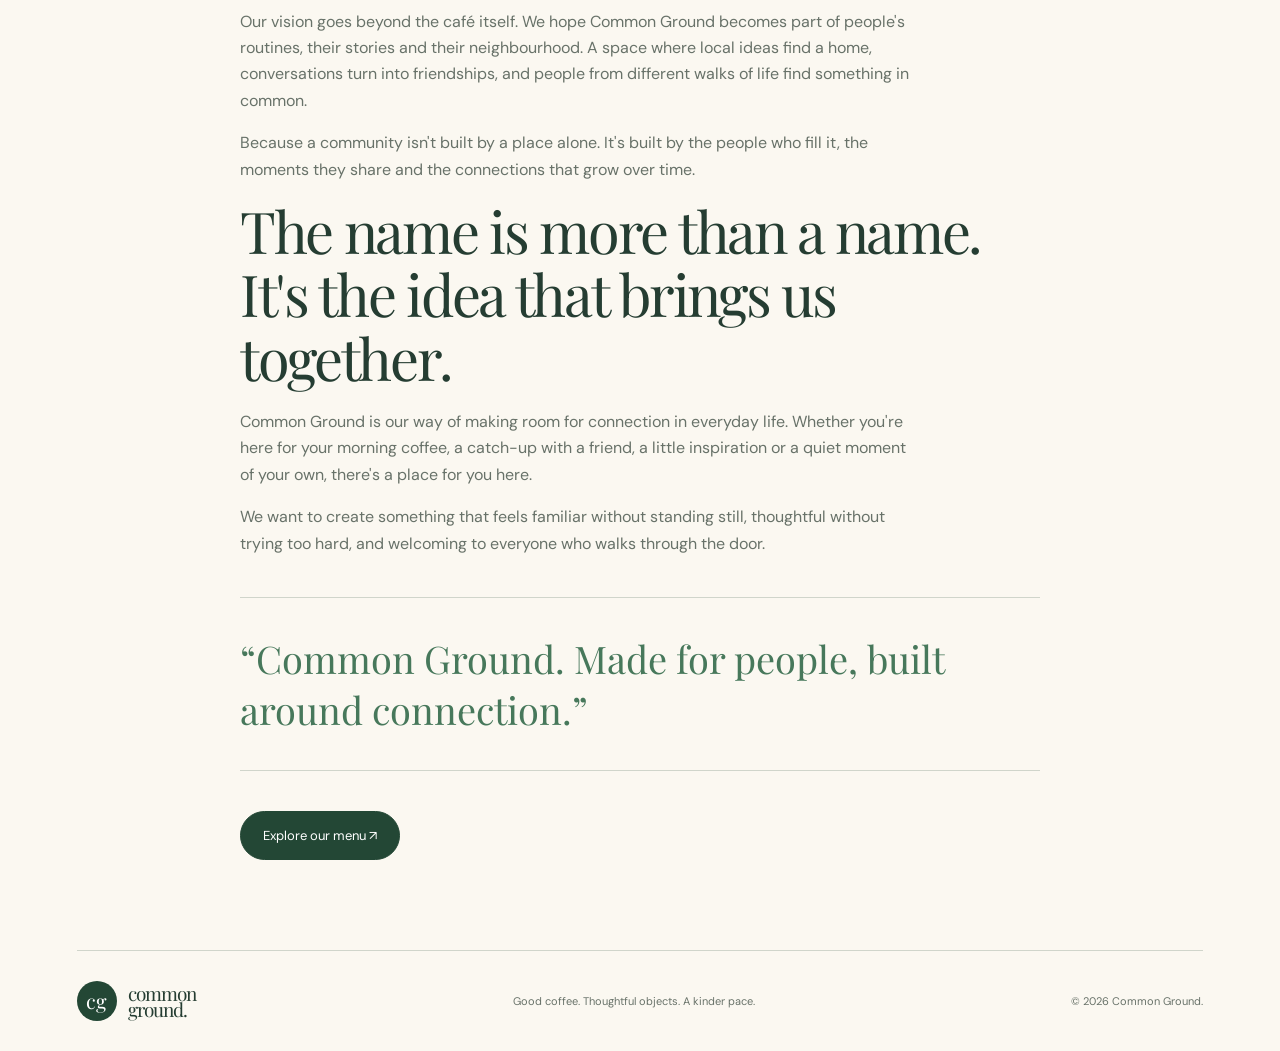
<file: story.html>
<!DOCTYPE html>
<html lang="en">
<head>
  <meta charset="UTF-8">
  <meta name="viewport" content="width=device-width, initial-scale=1.0">
  <title>Our Story | Common Ground</title>
  <link href="https://fonts.googleapis.com/css2?family=DM+Sans:wght@400;500;600;700&family=Playfair+Display:wght@400;500;600&display=swap" rel="stylesheet">
  <link rel="stylesheet" href="style.css">
</head>
<body>

<header class="site-header">
  <div class="header-inner">
    <a class="logo" href="index.html">
      <span class="logo-mark">cg</span>
      <span class="logo-text">common<br>ground.</span>
    </a>

    <button class="menu-toggle" aria-label="Open navigation" aria-expanded="false">☰</button>

    <nav class="nav-links">
      <a href="index.html">Home</a>
      <a href="menu.html">Menu</a>
      <a href="shop.html">Shop</a>
      <a class="active" href="story.html">Our Story</a>
      <a href="visit.html">Visit</a>
      <a href="customise.html">Customise</a>
    </nav>
  </div>
</header>

<main>

  <section class="page-hero">
    <p class="eyebrow">WHERE IT ALL BEGAN</p>
    <h1>We wanted to create<br>a place people could<br>call their own.</h1>
    <p>
      A café built on a simple idea: good coffee brings people in,
      but the feeling of belonging gives them a reason to stay.
    </p>
  </section>

  <section class="section story-content">

    <p class="eyebrow">THE IDEA BEHIND COMMON GROUND</p>

    <h2>More than a place to stop.<br>A place to belong.</h2>

    <p>
      The idea behind Common Ground came from something simple:
      the best places aren't always the ones with the most to offer.
      They're the ones that make you feel like you belong.
    </p>

    <p>
      We wanted to create a café where good coffee was the starting
      point, not the whole story. Somewhere to step away from the
      pace of the day, spend time with people who matter, discover
      something new, or simply enjoy a little time to yourself.
    </p>

    <p>
      From the drinks we serve to the food, objects and details that
      shape the space, everything comes back to one intention:
      making everyday experiences feel more thoughtful, comfortable
      and connected.
    </p>

    <div class="story-quote">
      “A little room to be. A little space to belong.”
    </div>

    <p class="eyebrow">OUR VISION GOES BEYOND THE CAFÉ</p>

    <h2>Good things happen<br>when people come together.</h2>

    <p>
      Our vision goes beyond the café itself. We hope Common Ground
      becomes part of people's routines, their stories and their
      neighbourhood. A space where local ideas find a home,
      conversations turn into friendships, and people from different
      walks of life find something in common.
    </p>

    <p>
      Because a community isn't built by a place alone. It's built
      by the people who fill it, the moments they share and the
      connections that grow over time.
    </p>

    <h2>The name is more than a name.<br>It's the idea that brings us together.</h2>

    <p>
      Common Ground is our way of making room for connection in
      everyday life. Whether you're here for your morning coffee,
      a catch-up with a friend, a little inspiration or a quiet
      moment of your own, there's a place for you here.
    </p>

    <p>
      We want to create something that feels familiar without
      standing still, thoughtful without trying too hard, and
      welcoming to everyone who walks through the door.
    </p>

    <div class="story-quote">
      “Common Ground. Made for people, built around connection.”
    </div>

    <a class="button" href="menu.html">Explore our menu ↗</a>

  </section>

</main>

<footer class="site-footer">
  <a class="logo footer-logo" href="index.html">
    <span class="logo-mark">cg</span>
    <span class="logo-text">common<br>ground.</span>
  </a>

  <p>Good coffee. Thoughtful objects. A kinder pace.</p>
  <p>© <span class="year"></span> Common Ground.</p>
</footer>

<script src="script.js"></script>

</body>
</html>
</file>
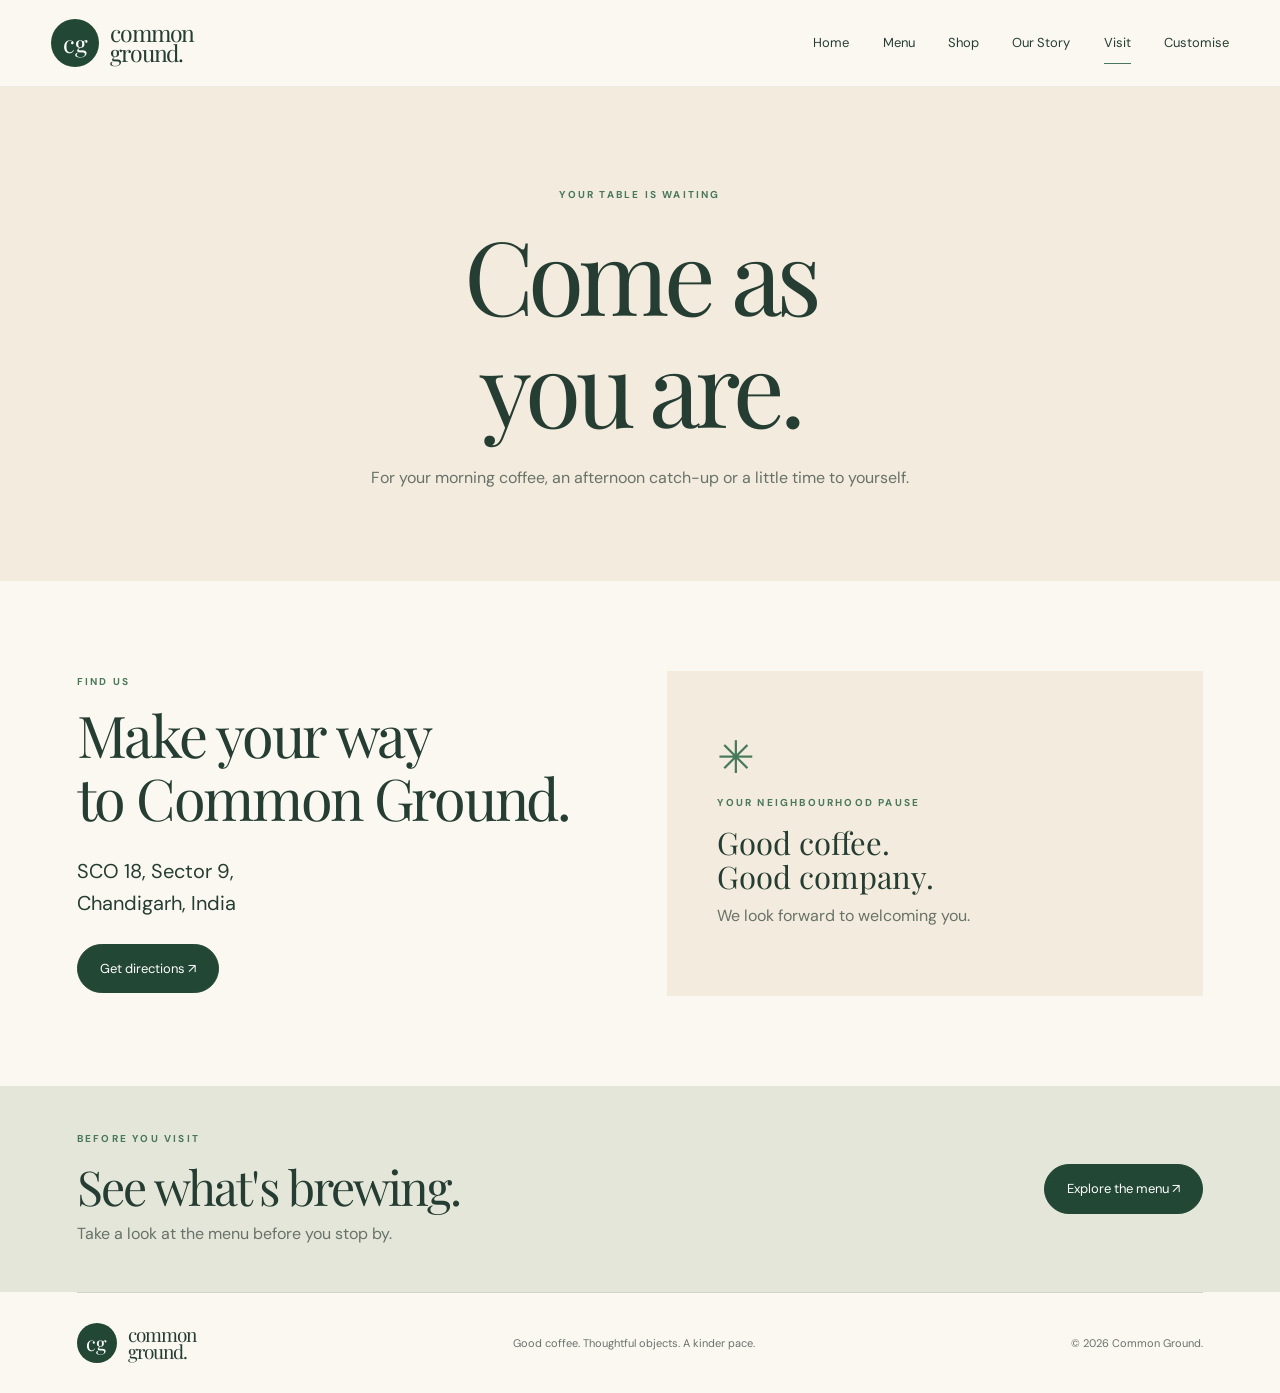
<file: visit.html>
<!DOCTYPE html>
<html lang="en">
<head>
  <meta charset="UTF-8"><meta name="viewport" content="width=device-width, initial-scale=1.0">
  <title>Visit | Common Ground</title>
  <link href="https://fonts.googleapis.com/css2?family=DM+Sans:wght@400;500;600;700&family=Playfair+Display:wght@400;500;600&display=swap" rel="stylesheet">
  <link rel="stylesheet" href="style.css">
</head>
<body>
<header class="site-header"><div class="header-inner">
  <a class="logo" href="index.html"><span class="logo-mark">cg</span><span class="logo-text">common<br>ground.</span></a>
  <button class="menu-toggle" aria-label="Open navigation" aria-expanded="false">☰</button>
  <nav class="nav-links"><a href="index.html">Home</a><a href="menu.html">Menu</a><a href="shop.html">Shop</a><a href="story.html">Our Story</a><a class="active" href="visit.html">Visit</a><a href="customise.html">Customise</a></nav>
</div></header>
<main>
  <section class="page-hero"><p class="eyebrow">YOUR TABLE IS WAITING</p><h1>Come as<br>you are.</h1><p>For your morning coffee, an afternoon catch-up or a little time to yourself.</p></section>
  <section class="section visit-layout">
    <div><p class="eyebrow">FIND US</p><h2>Make your way<br>to Common Ground.</h2><p class="visit-address">SCO 18, Sector 9,<br>Chandigarh, India</p><a class="button" href="https://www.google.com/maps/search/?api=1&query=SCO+18+Sector+9+Chandigarh" target="_blank" rel="noopener noreferrer">Get directions ↗</a></div>
    <div class="visit-card"><span class="visit-pin">✳</span><p class="eyebrow">YOUR NEIGHBOURHOOD PAUSE</p><h3>Good coffee.<br>Good company.</h3><p>We look forward to welcoming you.</p></div>
  </section>
  <section class="visit-strip"><div><p class="eyebrow">BEFORE YOU VISIT</p><h2>See what's brewing.</h2><p>Take a look at the menu before you stop by.</p></div><a class="button" href="menu.html">Explore the menu ↗</a></section>
</main>
<footer class="site-footer"><a class="logo footer-logo" href="index.html"><span class="logo-mark">cg</span><span class="logo-text">common<br>ground.</span></a><p>Good coffee. Thoughtful objects. A kinder pace.</p><p>© <span class="year"></span> Common Ground.</p></footer>
<script src="script.js"></script>
</body>
</html>
</file>
<file: style.css>
@import url('https://fonts.googleapis.com/css2?family=DM+Sans:wght@400;500;600;700&family=Playfair+Display:wght@400;500;600&display=swap');

:root {
  --cream: #f3ebdd;
  --paper: #fbf8f1;
  --green: #47785b;
  --deep-green: #234735;
  --terracotta: #d76c4d;
  --yellow: #e9c46a;
  --blue: #355c7d;
  --ink: #253d32;
  --muted: #687269;
  --line: rgba(35, 71, 53, .2);
}

* { box-sizing: border-box; }
html { scroll-behavior: smooth; }
body {
  margin: 0;
  background: var(--paper);
  color: var(--ink);
  font-family: 'DM Sans', sans-serif;
  line-height: 1.65;
}
a { color: inherit; }
img { max-width: 100%; }
h1, h2, h3, h4 {
  font-family: 'Playfair Display', Georgia, serif;
  font-weight: 400;
  line-height: 1.1;
}
h1 { font-size: clamp(3.7rem, 8vw, 7rem); letter-spacing: -.055em; margin: 14px 0 22px; }
h2 { font-size: clamp(2.3rem, 4.5vw, 4rem); letter-spacing: -.04em; margin: 12px 0 20px; }
h3 { font-size: 1.6rem; margin: 10px 0; }
p { margin-top: 0; }
button, input { font: inherit; }
button, a { -webkit-tap-highlight-color: transparent; }

.site-header {
  position: relative;
  z-index: 10;
  background: var(--paper);
  border-bottom: 1px solid rgba(35,71,53,.08);
}
.header-inner {
  width: min(1320px, 92%);
  min-height: 86px;
  margin: 0 auto;
  display: flex;
  align-items: center;
  justify-content: space-between;
  gap: 30px;
}
.logo {
  display: inline-flex;
  align-items: center;
  gap: 11px;
  flex-shrink: 0;
  text-decoration: none;
}
.logo-mark {
  width: 48px;
  height: 48px;
  min-width: 48px;
  border-radius: 50%;
  background: var(--deep-green);
  color: white;
  display: inline-flex;
  align-items: center;
  justify-content: center;
  text-align: center;
  font-family: 'Playfair Display', Georgia, serif;
  font-size: 24px;
  line-height: 1;
  padding: 0;
  margin: 0;
  flex-shrink: 0;
}
.logo-text {
  display: block;
  font-family: 'Playfair Display', Georgia, serif;
  font-size: 23px;
  line-height: .88;
  letter-spacing: -.05em;
  margin: 0;
}
.nav-links { display: flex; align-items: center; gap: clamp(15px, 2.6vw, 35px); }
.nav-links a {
  font-size: 13px;
  text-decoration: none;
  white-space: nowrap;
  border-bottom: 1px solid transparent;
  padding: 10px 0;
}
.nav-links a:hover, .nav-links a.active { border-color: var(--green); }
.menu-toggle {
  display: none;
  border: 1px solid var(--line);
  background: transparent;
  color: var(--deep-green);
  border-radius: 50%;
  width: 42px;
  height: 42px;
  cursor: pointer;
  font-size: 20px;
}
.eyebrow {
  text-transform: uppercase;
  font-size: 10px;
  letter-spacing: .22em;
  font-weight: 700;
  color: var(--green);
  margin-bottom: 13px;
}
.button {
  display: inline-flex;
  align-items: center;
  justify-content: center;
  gap: 20px;
  background: var(--deep-green);
  color: white;
  border: 1px solid var(--deep-green);
  border-radius: 50px;
  padding: 13px 22px;
  font-size: 13px;
  text-decoration: none;
  transition: transform .2s, background .2s;
}
.button:hover { transform: translateY(-2px); background: var(--green); }
.button-light { background: var(--paper); color: var(--deep-green); border-color: var(--paper); }
.text-link { font-size: 13px; text-decoration: none; border-bottom: 1px solid var(--green); padding-bottom: 5px; }
.section { width: min(1200px, 88%); margin: 0 auto; padding: 90px 0; }
.section-intro { max-width: 700px; margin: 0 auto; text-align: center; }
.section-intro > p:last-child, .section-description { max-width: 580px; color: var(--muted); }
.section-intro > p:last-child { margin: 0 auto; }
.section-heading { display: flex; align-items: end; justify-content: space-between; gap: 25px; margin-bottom: 35px; }
.section-heading h2 { margin-bottom: 0; }
.section-description { margin-bottom: 36px; }

.home-hero {
  display: grid;
  grid-template-columns: 1fr 1fr;
  min-height: 510px;
  background: var(--cream);
}
.hero-copy { align-self: center; padding: 65px max(6vw, 30px) 65px max(6vw, calc((100vw - 1200px)/2)); }
.hero-copy > p:not(.eyebrow) { max-width: 440px; color: var(--muted); margin-bottom: 28px; }
.hero-image {
  min-height: 510px;
  background: #c7b99f url('assets/cafe-interior.jpg') center/cover no-repeat;
}
.ticker {
  background: var(--deep-green);
  color: var(--paper);
  text-align: center;
  padding: 14px 12px;
  font-size: 11px;
  letter-spacing: .16em;
}
.ticker span { color: var(--yellow); margin: 0 15px; }
.menu-preview { padding-top: 85px; }
.preview-grid { display: grid; grid-template-columns: repeat(3, 1fr); gap: 25px; }
.preview-card > p:not(.eyebrow) { color: var(--muted); font-size: 14px; }
.colour-panel { height: 235px; display: grid; place-items: center; margin-bottom: 24px; }
.colour-panel span { font-size: 80px; }
.panel-coffee { background: #e0d2b8; color: var(--deep-green); }
.panel-bake { background: #edcfb8; color: #9b543b; }
.panel-cool { background: #dce4d8; color: var(--green); }

.story-banner {
  background: var(--deep-green);
  color: var(--paper);
  padding: 70px max(6vw, calc((100vw - 1200px)/2));
  display: flex;
  align-items: center;
  justify-content: space-between;
  gap: 30px;
}
.story-banner .eyebrow { color: var(--yellow); }
.story-banner p:not(.eyebrow) { max-width: 480px; color: #e2e6dd; }
.story-decoration { font-size: clamp(100px, 20vw, 240px); color: var(--yellow); line-height: 1; }
.simple-product-grid { display: grid; grid-template-columns: repeat(3, 1fr); gap: 20px; }
.simple-product { display: block; padding: 30px; background: var(--cream); text-decoration: none; }
.product-symbol { display: grid; place-items: center; height: 130px; font-size: 65px; color: var(--green); }
.simple-product h3 { font-size: 22px; }
.simple-product p { margin-bottom: 0; }

.visit-strip {
  background: #e4e6d9;
  padding: 45px 6%;
  display: flex;
  align-items: center;
  justify-content: space-between;
  gap: 25px;
}
.visit-strip h2 { font-size: clamp(2rem, 4vw, 3rem); margin: 8px 0; }
.visit-strip p:last-child { margin-bottom: 0; color: var(--muted); }

.newsletter { text-align: center; max-width: 760px; }
.newsletter > p:not(.eyebrow) { color: var(--muted); }
.newsletter-form { display: flex; max-width: 500px; margin: 25px auto 0; border-bottom: 1px solid var(--deep-green); }
.newsletter-form input { flex: 1; min-width: 0; padding: 14px 8px; border: 0; background: transparent; outline: none; }
.newsletter-form button { border: 0; background: transparent; color: var(--deep-green); font-weight: 700; cursor: pointer; padding: 12px; }
.form-message { margin-top: 12px; font-size: 13px; color: var(--green); }
.site-footer {
  border-top: 1px solid var(--line);
  width: 88%;
  max-width: 1320px;
  margin: 0 auto;
  padding: 30px 0;
  display: flex;
  align-items: center;
  justify-content: space-between;
  gap: 20px;
}
.footer-logo .logo-mark { width: 40px; height: 40px; min-width: 40px; font-size: 20px; }
.footer-logo .logo-text { font-size: 19px; }
.site-footer > p { font-size: 11px; color: var(--muted); margin: 0; }

.page-hero {
  background: var(--cream);
  padding: 100px 8% 90px;
  text-align: center;
}
.page-hero > p:last-child { max-width: 550px; margin: 0 auto; color: var(--muted); }
.menu-page { max-width: 900px; }
.menu-category { padding: 30px 0 45px; border-bottom: 1px solid var(--line); }
.menu-category-heading { display: flex; align-items: center; gap: 17px; margin-bottom: 22px; }
.menu-category-heading h2 { font-size: clamp(2rem, 4vw, 3rem); margin: 0; }
.menu-number { font-size: 12px; color: var(--green); letter-spacing: .15em; }
.menu-subheading { margin: 24px 0 10px; color: var(--green); font-size: 11px; font-weight: 700; letter-spacing: .14em; text-transform: uppercase; }
.menu-item { display: flex; align-items: start; justify-content: space-between; gap: 25px; padding: 16px 0; border-bottom: 1px solid rgba(35,71,53,.09); }
.menu-item h3 { font-size: 20px; margin: 0 0 5px; }
.menu-item p { color: var(--muted); font-size: 13px; margin: 0; }
.menu-item strong { font-size: 15px; font-weight: 600; white-space: nowrap; padding-top: 4px; }
.menu-options { padding-top: 4px; font-size: 12px !important; }
.menu-note { margin-top: 28px; color: var(--muted); font-size: 12px; }

.shop-hero { display: grid; grid-template-columns: 1fr 1fr; min-height: 380px; background: var(--cream); overflow: hidden; }
.shop-hero-copy { align-self: center; padding: 55px 8%; }
.shop-hero-copy h1 { margin: 0 0 20px; }
.shop-hero-copy > p:not(.eyebrow) { max-width: 410px; color: var(--muted); }
.hero-star { display: block; font-size: 30px; color: var(--green); margin-top: 14px; }
.shop-hero-art { min-height: 380px; position: relative; display: grid; place-items: center; background: radial-gradient(circle at 70% 30%, #d8c6a7, #b5a082 70%); }
.hero-cup {
  display: grid; place-items: center; width: 170px; height: 155px; border-radius: 12px 12px 42px 42px;
  background: #f4ecdb; color: var(--deep-green); font-family: 'Playfair Display', serif; font-size: 23px;
  box-shadow: 15px 25px 35px #5e4b3328; transform: rotate(-5deg); position: relative;
}
.hero-cup::after { content: ''; position: absolute; width: 45px; height: 65px; border: 13px solid #e6dcc8; border-left: 0; border-radius: 0 30px 30px 0; right: -40px; top: 28px; }
.hero-leaf { position: absolute; right: 15%; top: 10%; font-size: 85px; color: var(--deep-green); opacity: .8; }
.shop-products { display: grid; grid-template-columns: repeat(2, minmax(0, 1fr)); gap: 55px 35px; }
.shop-product { display: grid; grid-template-columns: minmax(140px, 1fr) minmax(130px, 1fr); gap: 25px; align-items: center; min-width: 0; }
.product-art { position: relative; min-height: 300px; overflow: hidden; display: grid; place-items: center; background: #e5d6bf; }
.product-art::before { content: ''; position: absolute; width: 190px; height: 190px; border-radius: 50%; background: #f1e6d3; top: -45px; right: -45px; opacity: .65; }
.product-info .eyebrow { font-size: 9px; margin-bottom: 12px; }
.product-info h2 { font-size: clamp(1.5rem, 2.4vw, 2.3rem); margin: 0 0 14px; }
.product-info > p:not(.eyebrow):not(.product-detail):not(.product-price) { color: var(--muted); font-size: 13px; }
.product-rule { display: block; width: 32px; height: 1px; background: var(--green); margin: 22px 0; }
.product-detail { font-size: 12px; color: var(--muted); margin-bottom: 5px; }
.product-price { font-family: 'Playfair Display', serif; font-size: 23px; margin: 0 0 14px; }
.product-enquire { font-size: 12px; color: var(--deep-green); text-decoration: none; border-bottom: 1px solid var(--green); padding-bottom: 3px; }
.art-spark { position: absolute; bottom: 20px; left: 20px; font-size: 23px; color: var(--deep-green); }

.mug-shape { position: absolute; bottom: 55px; display: grid; place-items: center; text-align: center; font-size: 9px; line-height: 1.1; font-weight: 700; border-radius: 9px 9px 25px 25px; }
.metal-mug { left: 10%; width: 76px; height: 110px; background: linear-gradient(90deg,#8d8a7d,#ded8c9,#a4a194); color: #27382f; }
.metal-mug::after { content: ''; position: absolute; width: 20px; height: 40px; border: 7px solid #b7b4a8; border-left: 0; border-radius: 0 20px 20px 0; right: -22px; top: 22px; }
.ceramic-mug { right: 14%; width: 100px; height: 122px; background: #f5edde; color: var(--deep-green); box-shadow: 8px 14px 15px #5c493022; }
.ceramic-mug::after { content: ''; position: absolute; width: 25px; height: 43px; border: 8px solid #eee4d1; border-left: 0; border-radius: 0 22px 22px 0; right: -28px; top: 24px; }
.tote-art { background: #d7c5a8; }
.tote-bag { position: absolute; width: 150px; height: 190px; bottom: 32px; background: #eee3ce; display: flex; flex-direction: column; align-items: center; justify-content: center; color: var(--deep-green); transform: rotate(3deg); box-shadow: 12px 15px 20px #57432b22; }
.tote-bag span { font-family: 'Playfair Display', serif; font-size: 19px; line-height: .95; text-align: center; }
.tote-bag b { font-size: 37px; font-weight: 400; margin-top: 15px; }
.tote-handle { position: absolute; width: 68px; height: 85px; border: 11px solid #eee3ce; border-bottom: 0; top: 45px; border-radius: 40px 40px 0 0; }
.coffee-art { background: #c9b08d; }
.coffee-bag { position: absolute; width: 135px; height: 195px; bottom: 34px; background: linear-gradient(90deg,#c49a63,#e0c49b,#c7a16c); box-shadow: 10px 16px 18px #49351f28; display: flex; flex-direction: column; align-items: center; justify-content: center; gap: 40px; transform: rotate(-3deg); }
.bag-brand { font-family: 'Playfair Display',serif; color: var(--deep-green); text-align: center; font-size: 19px; line-height: .95; }
.bag-label { font-size: 8px; letter-spacing: .15em; color: var(--deep-green); }
.coffee-beans { position: absolute; bottom: 18px; right: 12px; font-size: 20px; color: #65472c; }
.little-art { background: #ded7c4; }
.coaster-stack { position: absolute; bottom: 60px; left: 12%; width: 90px; height: 25px; border-radius: 50%; background: #b6a17c; display: grid; place-items: center; color: var(--deep-green); font-family: 'Playfair Display',serif; }
.coaster-stack::before { content: ''; position: absolute; width: 90px; height: 25px; border-radius: 50%; background: #c9b895; top: -15px; }
.coaster-stack span { z-index: 1; }
.coaster-stack span:nth-child(2) { position: absolute; top: -15px; color: #47785b; }
.keyring { position: absolute; bottom: 65px; left: 48%; width: 40px; height: 40px; border: 5px solid #a58a5d; border-radius: 50%; display: grid; place-items: center; font-family: 'Playfair Display',serif; color: var(--deep-green); font-size: 12px; }
.little-lamp { position: absolute; bottom: 50px; right: 9%; display: flex; flex-direction: column; align-items: center; }
.little-lamp span { width: 76px; height: 55px; border-radius: 50% 50% 15% 15%; background: #7d8d6d; }
.little-lamp b { width: 28px; height: 58px; background: #f0e7d6; border-radius: 4px 4px 10px 10px; }

.shop-contact { width: 88%; max-width: 1200px; margin: 0 auto 75px; padding: 42px 6%; background: #e4e6d9; display: flex; align-items: center; justify-content: space-between; gap: 25px; }
.shop-contact h2 { font-size: clamp(2.5rem, 4vw, 3.5rem); margin: 5px 0 12px; }
.shop-contact p:last-child { color: var(--muted); margin: 0; }
.whatsapp-button { white-space: nowrap; }
.story-content { max-width: 800px; }
.story-content > p:not(.eyebrow) { max-width: 670px; color: var(--muted); }
.story-quote { margin: 40px 0; padding: 35px 0; border-top: 1px solid var(--line); border-bottom: 1px solid var(--line); font: 38px 'Playfair Display', serif; color: var(--green); }
.visit-layout, .customise-content { display: grid; grid-template-columns: 1fr 1fr; align-items: center; gap: 55px; }
.visit-address { font-size: 20px; line-height: 1.6; margin: 25px 0; }
.visit-card, .customise-card { background: var(--cream); padding: 50px; min-height: 270px; }
.visit-pin { font-size: 45px; color: var(--green); }
.visit-card h3, .customise-card h3 { font-size: 31px; }
.visit-card p:last-child, .customise-card p { color: var(--muted); }
.customise-card .product-symbol { height: 70px; place-items: start; }
.small-note { font-size: 11px; margin-top: 15px; }
.sr-only { position: absolute; width: 1px; height: 1px; padding: 0; margin: -1px; overflow: hidden; clip: rect(0,0,0,0); white-space: nowrap; border: 0; }

@media (max-width: 900px) {
  .header-inner { gap: 15px; }
  .logo-mark { width: 43px; height: 43px; min-width: 43px; font-size: 22px; }
  .logo-text { font-size: 20px; }
  .nav-links { gap: 14px; }
  .nav-links a { font-size: 12px; }
  .shop-products { gap: 40px 25px; }
  .shop-product { grid-template-columns: 1fr; gap: 20px; align-items: start; }
  .product-art { min-height: 300px; }
}
@media (max-width: 680px) {
  .header-inner { min-height: 75px; position: relative; }
  .menu-toggle { display: inline-grid; place-items: center; margin-left: auto; }
  .nav-links {
    display: none;
    position: absolute;
    top: 74px;
    left: -4.5%;
    width: 109%;
    background: var(--paper);
    padding: 18px 6% 25px;
    border-bottom: 1px solid var(--line);
    flex-direction: column;
    align-items: stretch;
    gap: 3px;
  }
  .nav-links.open { display: flex; }
  .nav-links a { padding: 10px 0; font-size: 14px; }
  .home-hero, .shop-hero { grid-template-columns: 1fr; }
  .hero-copy { padding: 65px 7%; }
  .hero-image { min-height: 320px; }
  .shop-hero-copy { padding: 65px 7% 35px; }
  .shop-hero-art { min-height: 280px; }
  .section { padding: 65px 0; width: 88%; }
  .section-heading { align-items: start; flex-direction: column; }
  .preview-grid, .simple-product-grid { grid-template-columns: 1fr; }
  .colour-panel { height: 200px; }
  .story-banner { padding: 55px 7%; }
  .story-decoration { font-size: 80px; }
  .visit-strip { align-items: start; flex-direction: column; padding: 35px 7%; }
  .newsletter-form { flex-direction: column; border-bottom: 0; gap: 8px; }
  .newsletter-form input { border-bottom: 1px solid var(--deep-green); width: 100%; }
  .newsletter-form button { align-self: center; background: var(--deep-green); color: white; border-radius: 30px; padding: 12px 20px; }
  .site-footer { flex-direction: column; align-items: start; padding: 25px 0; }
  .page-hero { padding: 70px 7%; }
  .menu-category-heading { align-items: start; }
  .menu-item { gap: 12px; }
  .shop-products { grid-template-columns: 1fr; gap: 45px; }
  .shop-product { grid-template-columns: minmax(0, 1fr) minmax(0, 1fr); gap: 18px; }
  .product-art { min-height: 250px; }
  .product-info h2 { font-size: 24px; }
  .product-info .eyebrow { font-size: 8px; }
  .shop-contact { width: 88%; margin-bottom: 45px; flex-direction: column; align-items: start; padding: 32px 7%; }
  .whatsapp-button { white-space: normal; }
  .visit-layout, .customise-content { grid-template-columns: 1fr; gap: 30px; }
  .visit-card, .customise-card { padding: 32px; }
}
@media (max-width: 400px) {
  .logo-text { font-size: 18px; }
  .logo-mark { width: 40px; height: 40px; min-width: 40px; }
  .shop-product { grid-template-columns: 1fr; }
  .product-art { min-height: 280px; }
}
</file>
